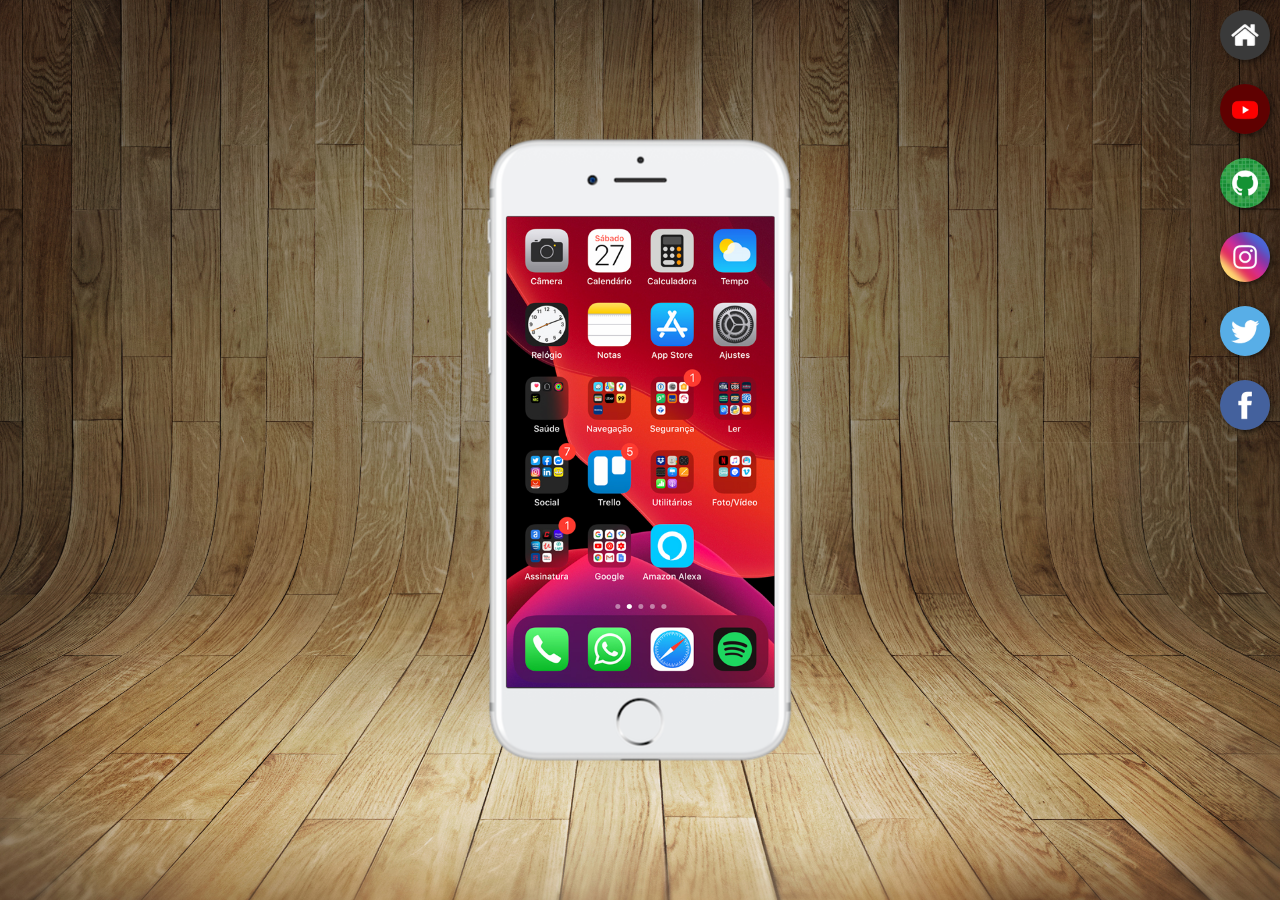
<file: index.html>
<!DOCTYPE html>
<html lang="pt-br">
  <head>
    <meta charset="UTF-8" />
    <meta name="viewport" content="width=device-width, initial-scale=1.0" />
    <link rel="shortcut icon" href="favicon.ico" type="image/x-icon" />
    <link rel="stylesheet" href="style.css" />
    <title>Social Media Project</title>
  </head>
  <body>
    <main>
      <section id="smartphone">
        <iframe src="home.html" name="tela" id="tela" frameborder="0"
          >Seu navegador não é compatível com isso.</iframe
        >
      </section>
      <section id="socialmedia">
        <a href="home.html" target="tela"
          ><img src="imagens/logo-home.jpg" alt="Home" /></a
        ><br />
        <a href="youtube.html" target="tela"
          ><img src="imagens/logo-youtube.jpg" alt="Youtube" /></a
        ><br />
        <a href="github.html" target="tela"
          ><img src="imagens/logo-github.jpg" alt="GitHub" /></a
        ><br />
        <a href="instagram.html" target="tela"
          ><img src="imagens/logo-instagram.jpg" alt="Instagram" /></a
        ><br />
        <a href="twitter.html" target="tela"
          ><img src="imagens/logo-twitter.jpg" alt="Twitter" /></a
        ><br />
        <a href="facebook.html" target="tela"
          ><img src="imagens/logo-facebook.jpg" alt="Facebook"
        /></a>
      </section>
    </main>
  </body>
</html>
</file>
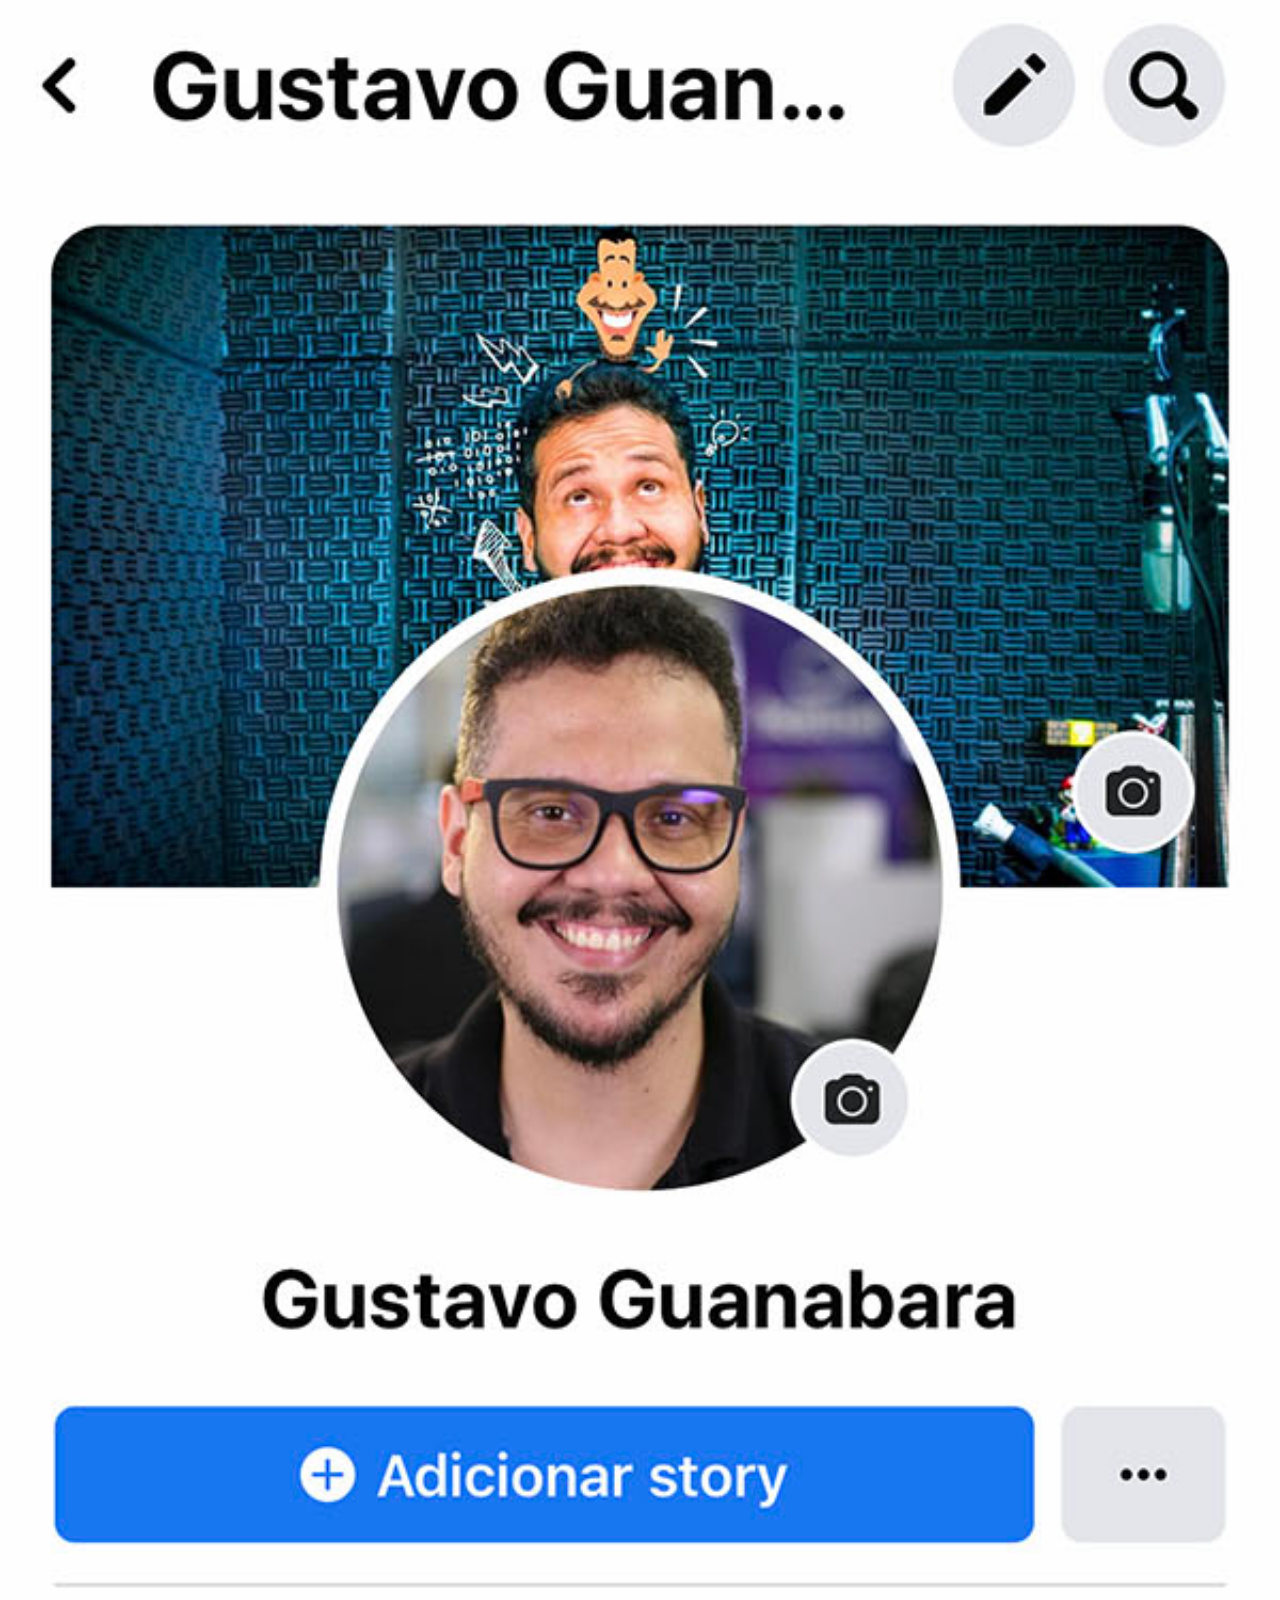
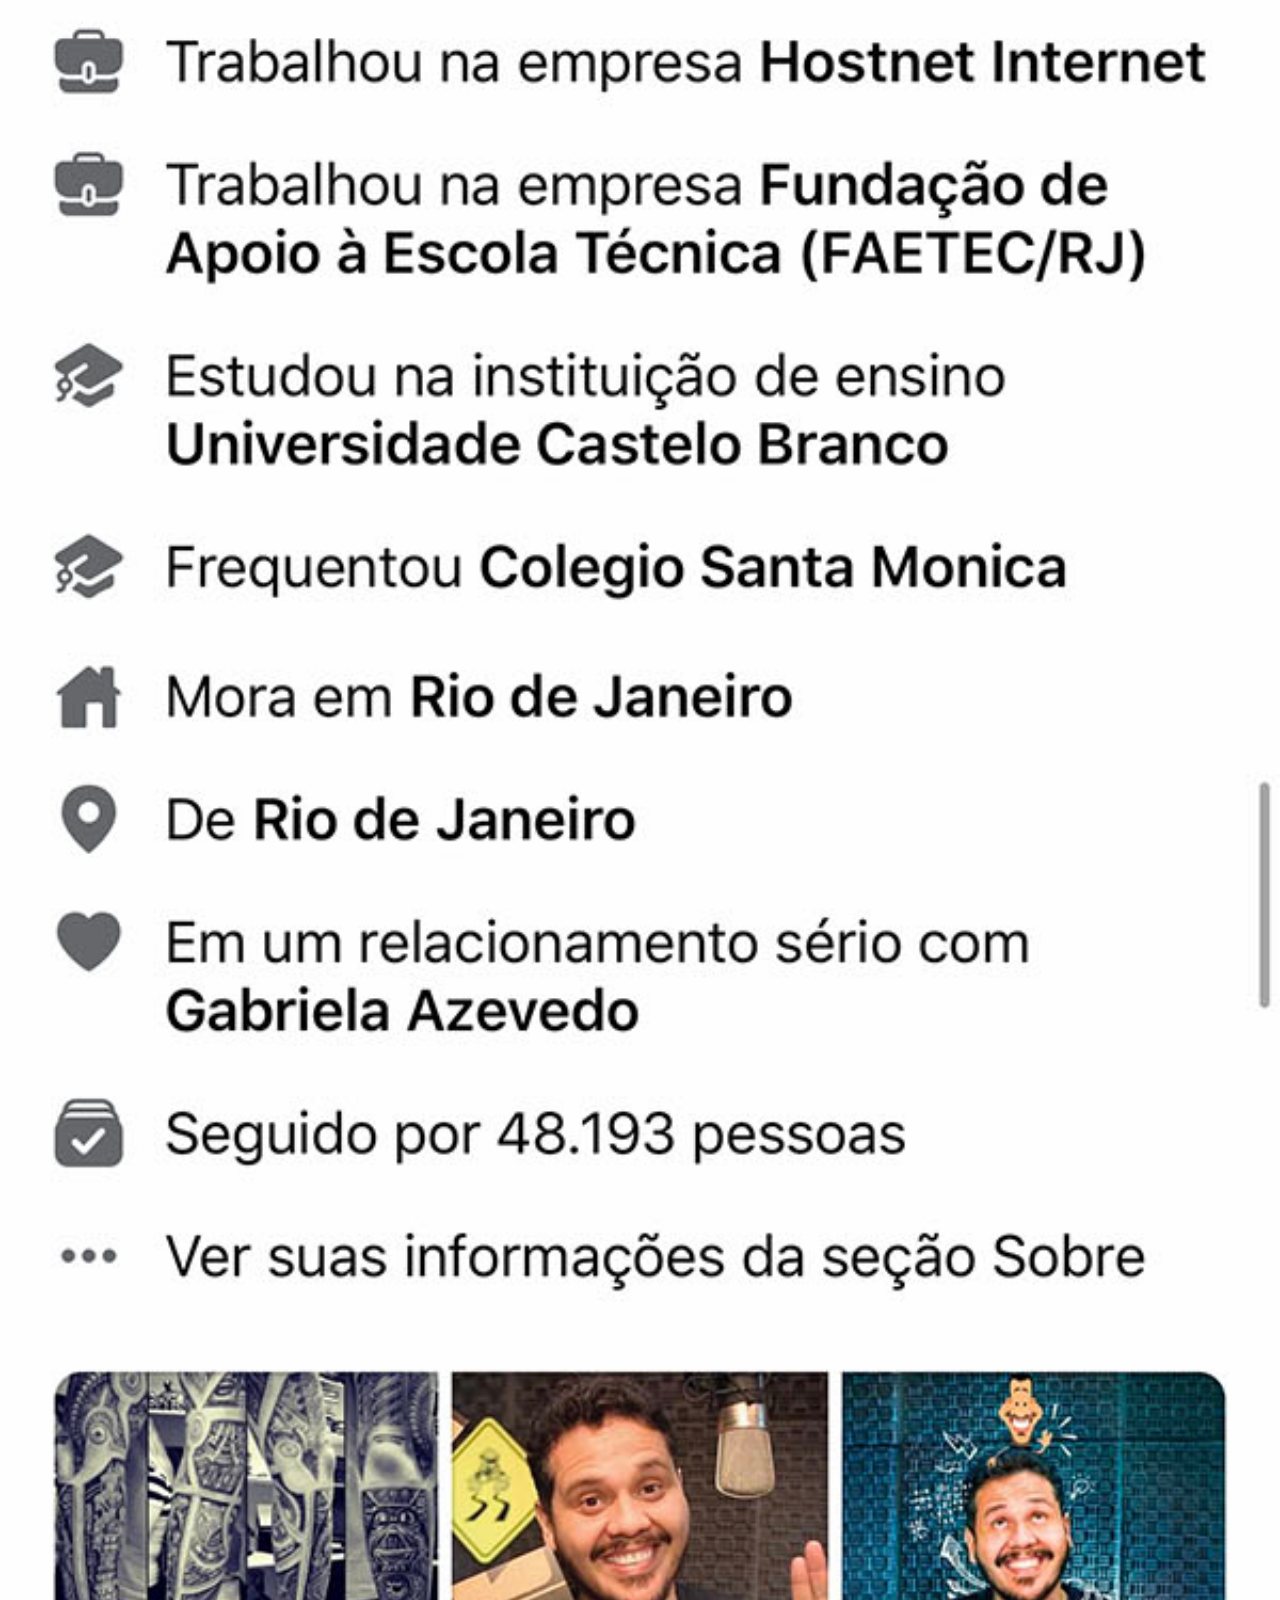
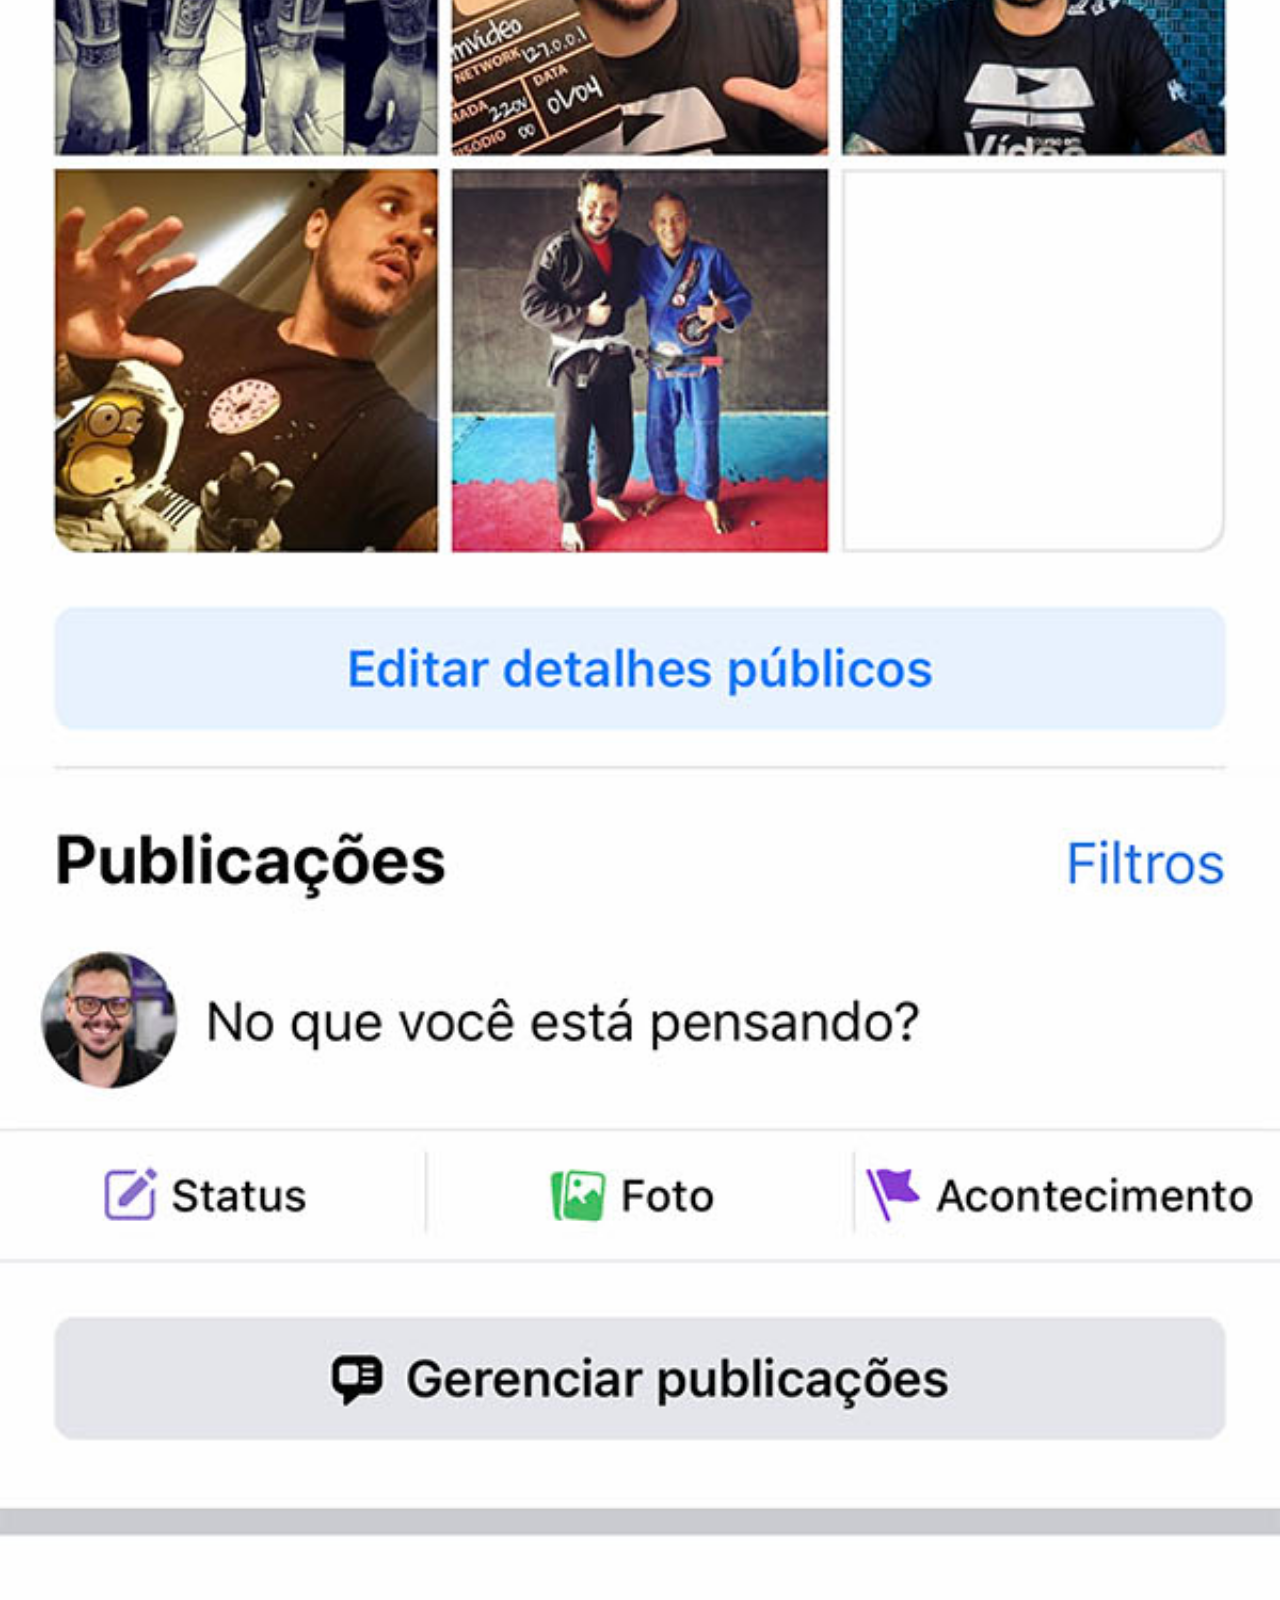
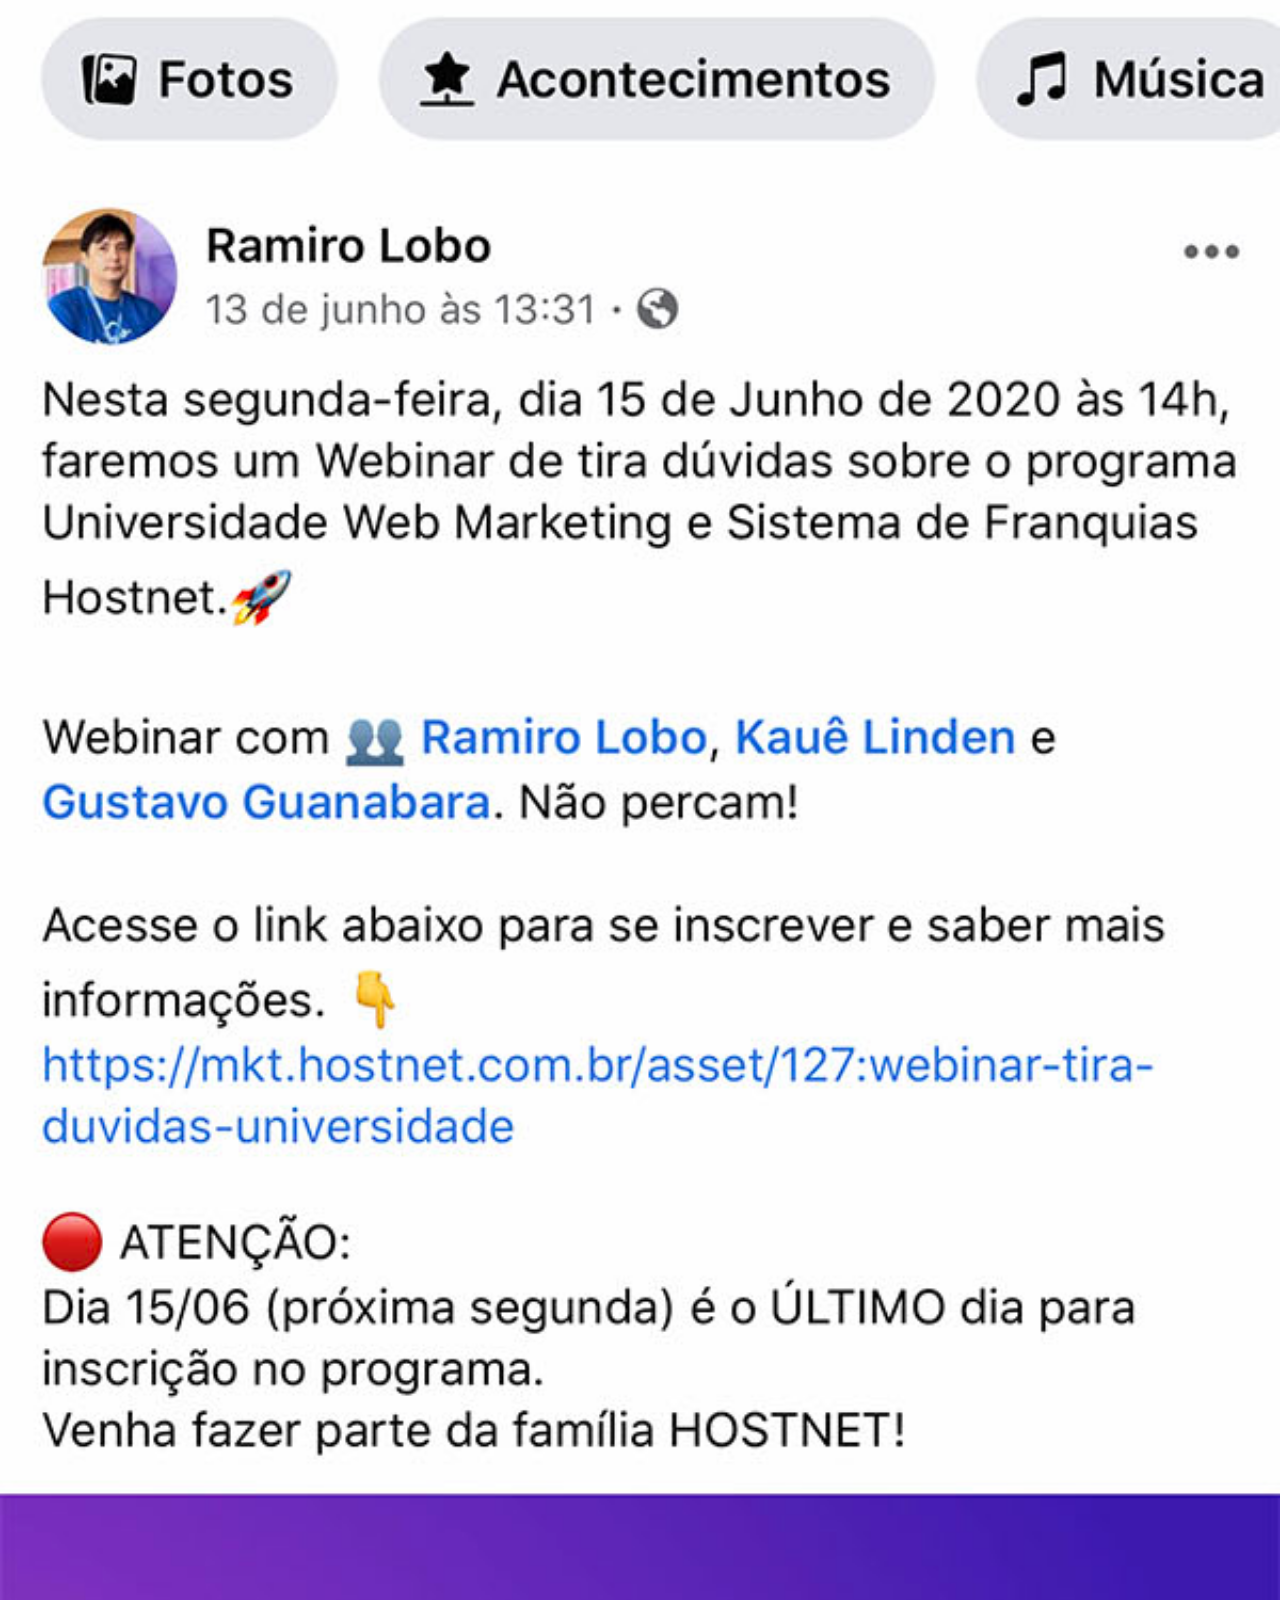
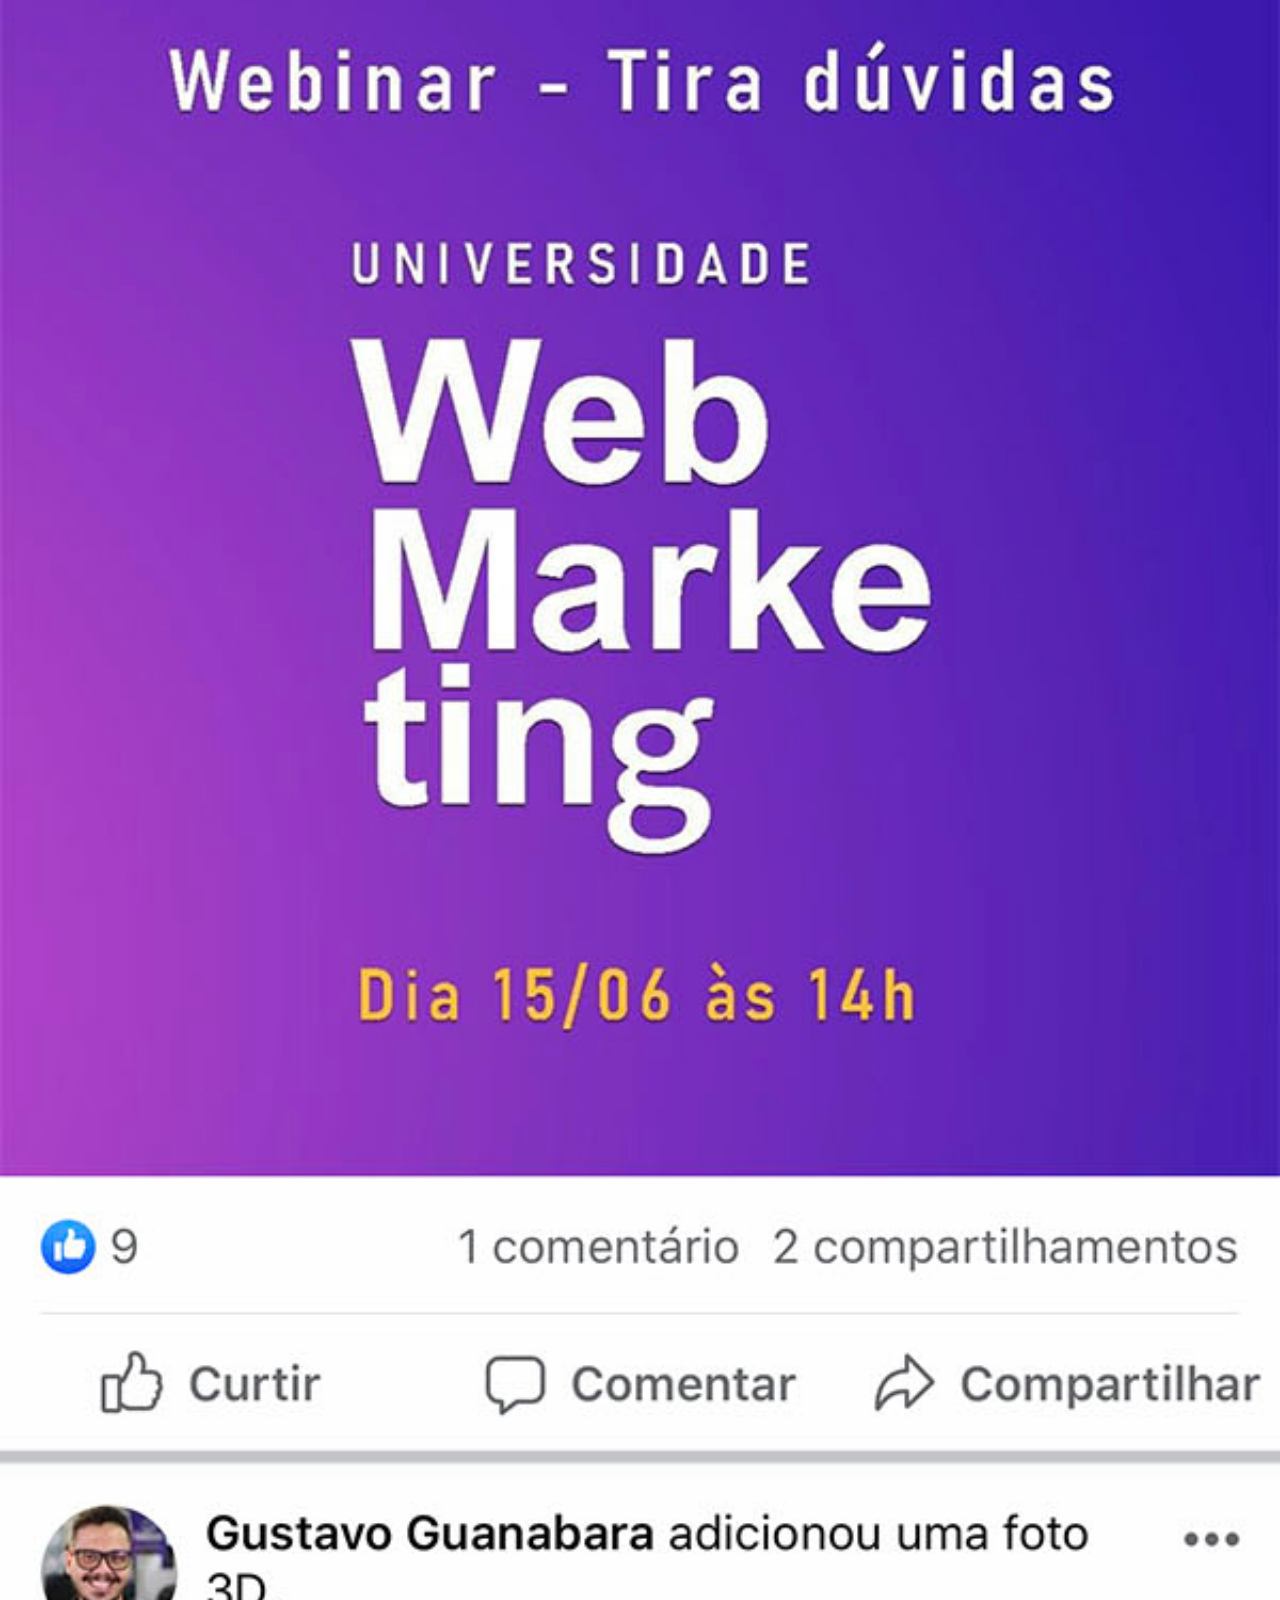
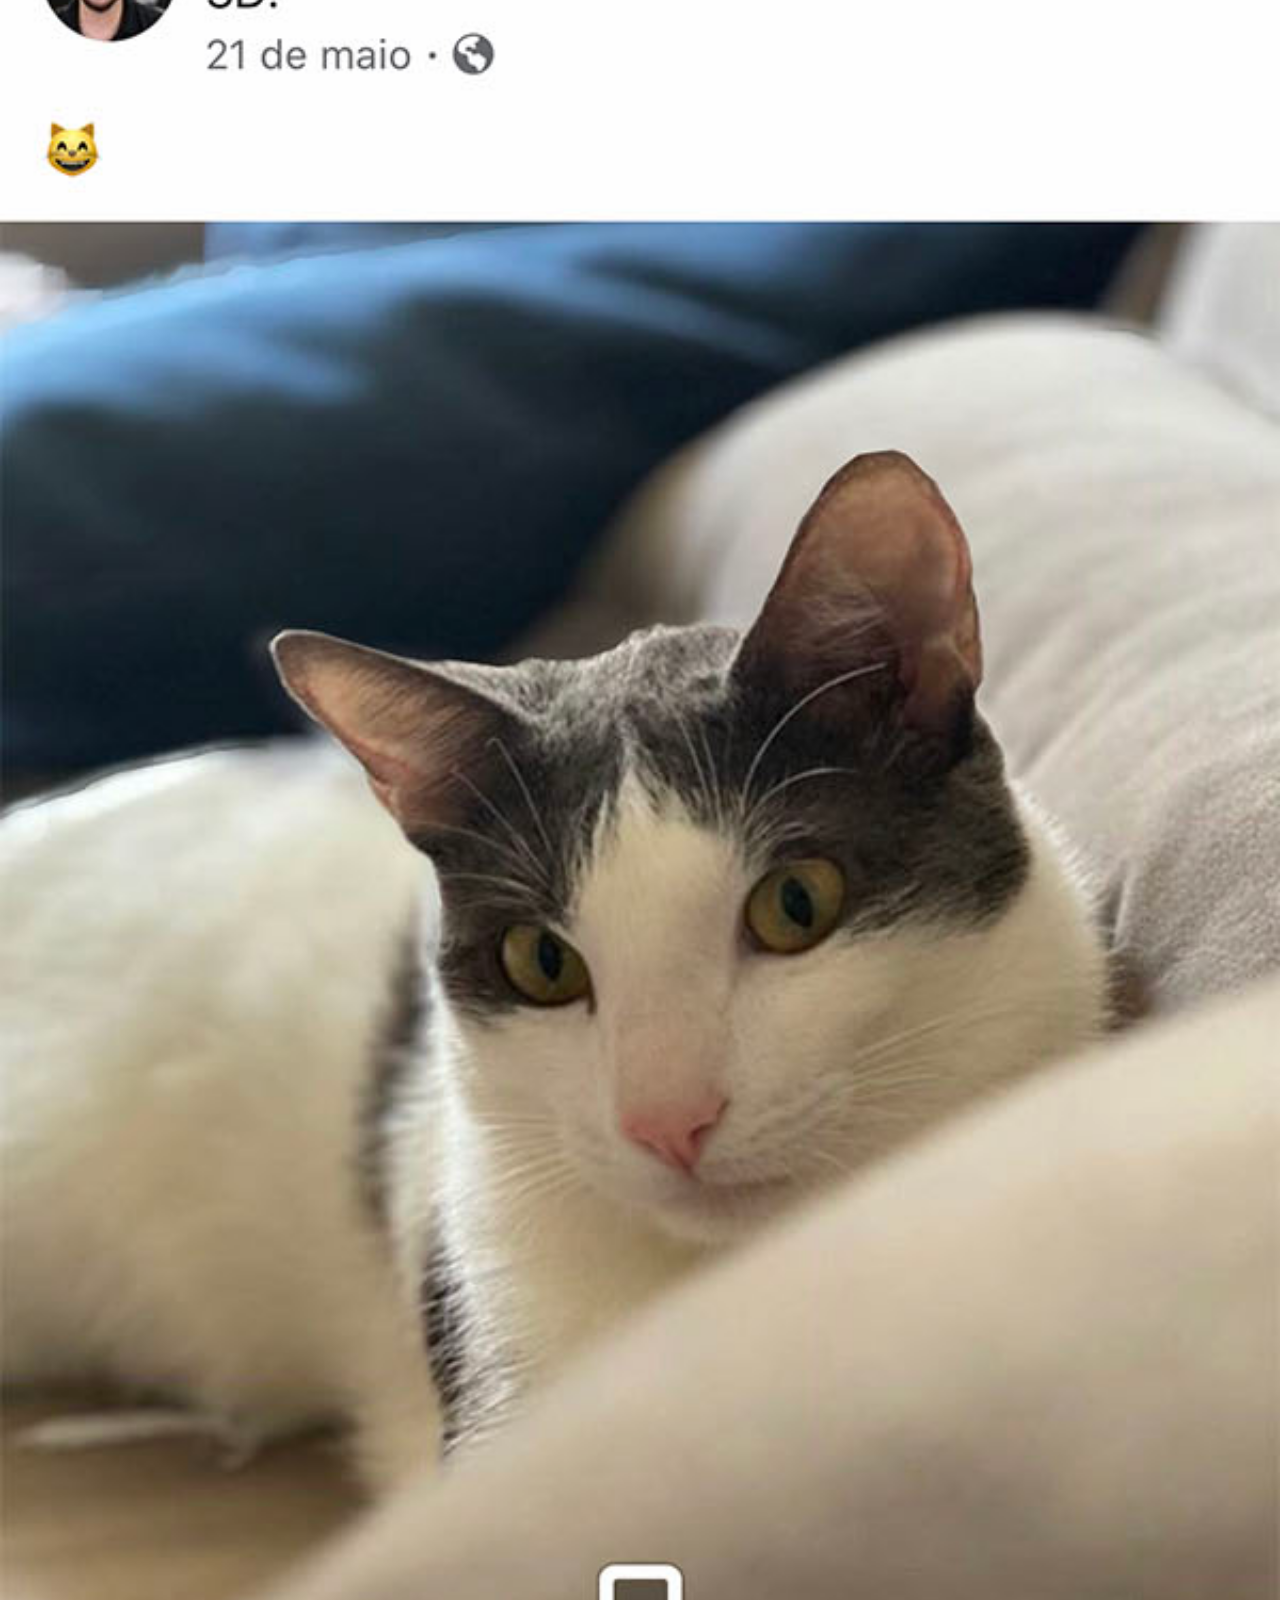
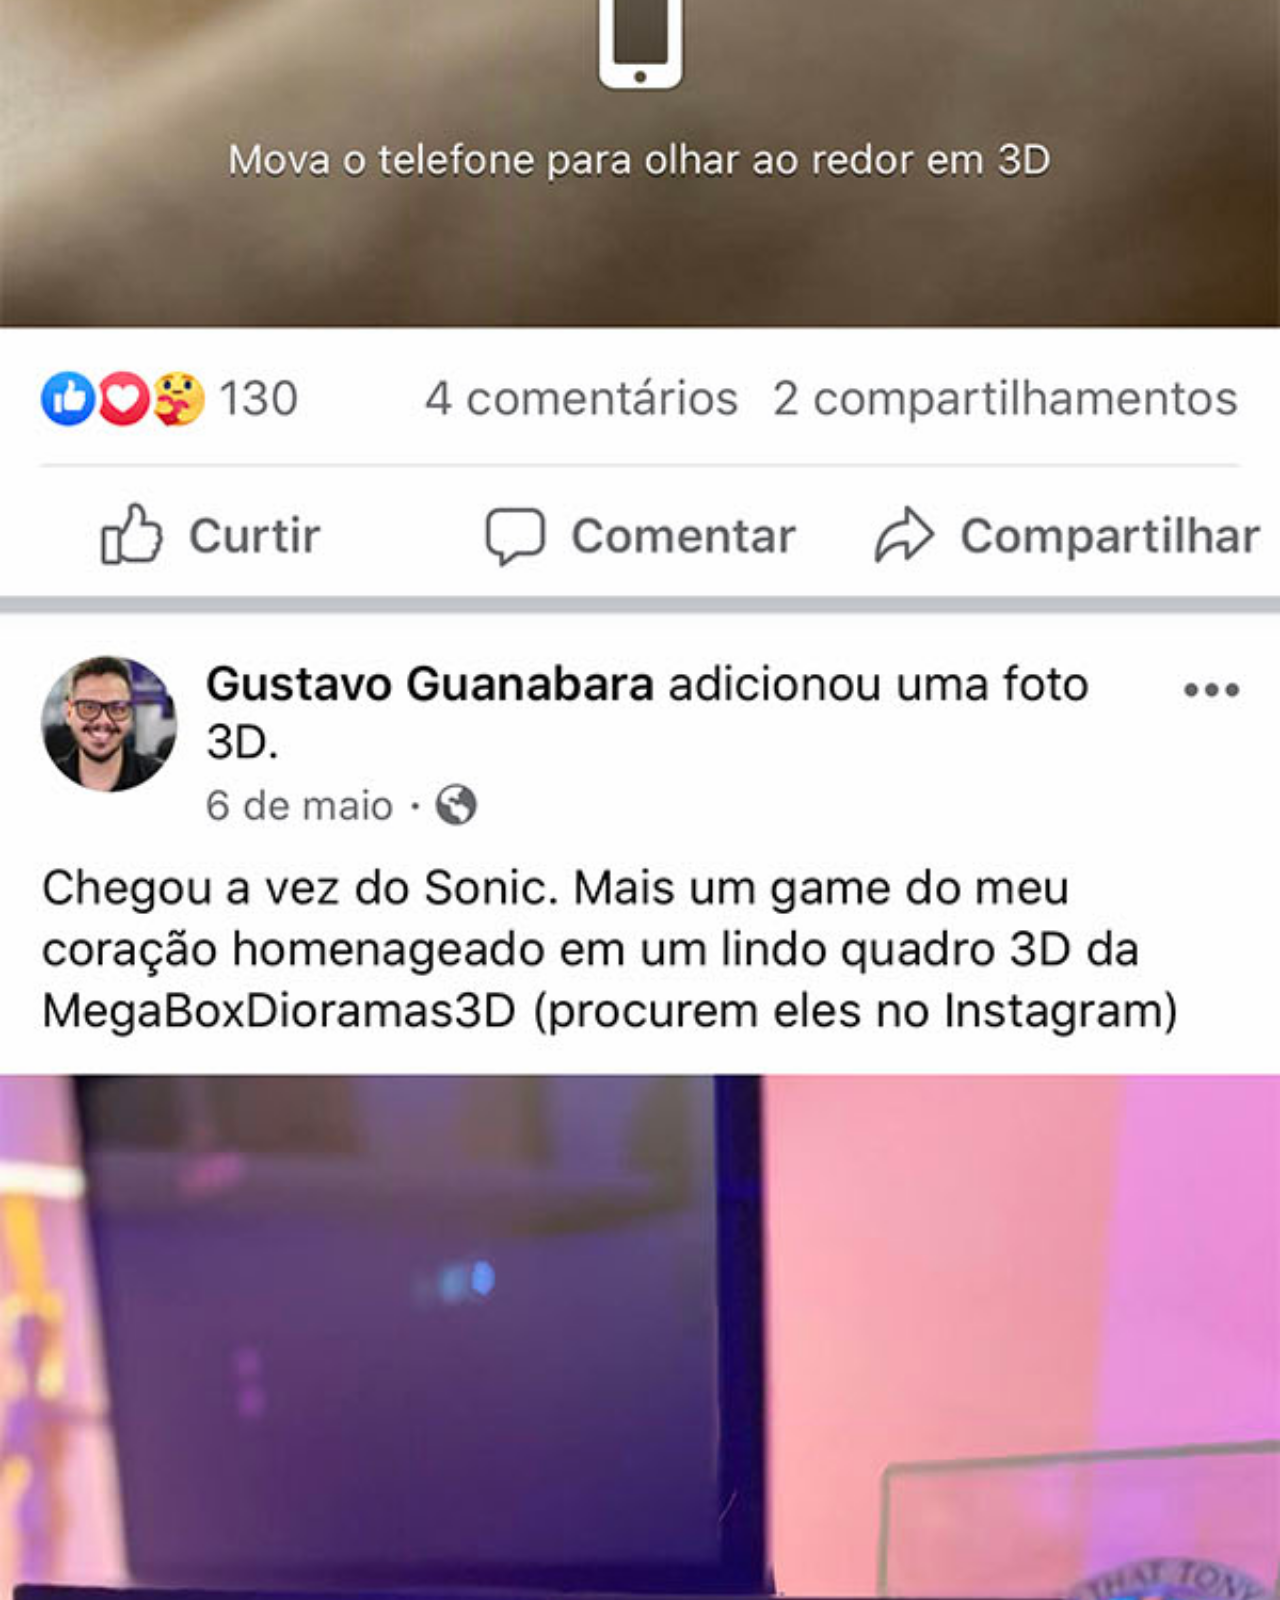
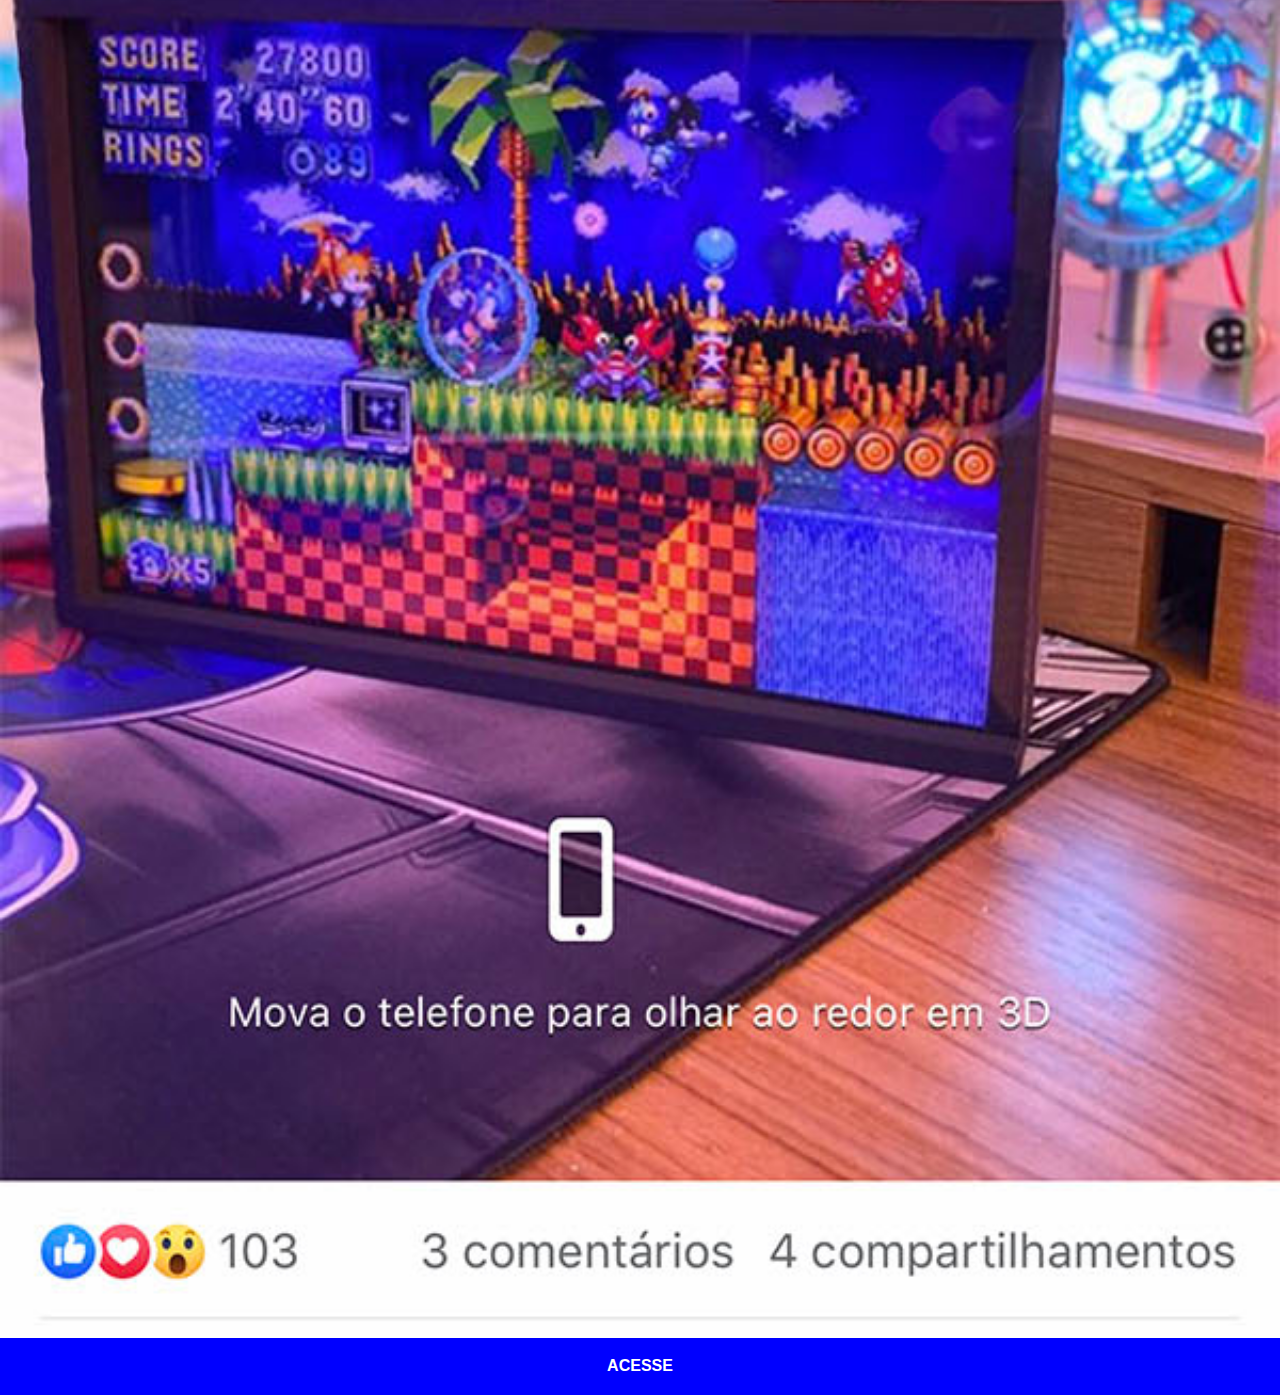
<file: facebook.html>
<!DOCTYPE html>
<html lang="pt-br">
<head>
    <meta charset="UTF-8">
    <meta name="viewport" content="width=device-width, initial-scale=1.0">
    <title>Facebook</title>
    <style>
        *{
            margin: 0px;
            padding: 0px;
            font-family: Arial, Helvetica, sans-serif;
        }

        ::-webkit-scrollbar{
            width: 0px;
            height: 0px;
        }

        img{
            width: 100vw;
            margin: 0px 0px -5px 0px;
        }

        a{
            display: block;
            background-color: blue;
            color: white;
            padding: 20px;
            text-align: center;
            font-weight: bolder;
            text-decoration: none;
        }

        a:hover{
            background-color: rgb(0, 47, 255);
        }
    </style>
</head>
<body>
    <img src="imagens/tela-facebook.jpg" alt="Facebook">
    <a href="https://www.facebook.com/gustavoguanabara" target="_blank">ACESSE</a>
</body>
</html>
</file>
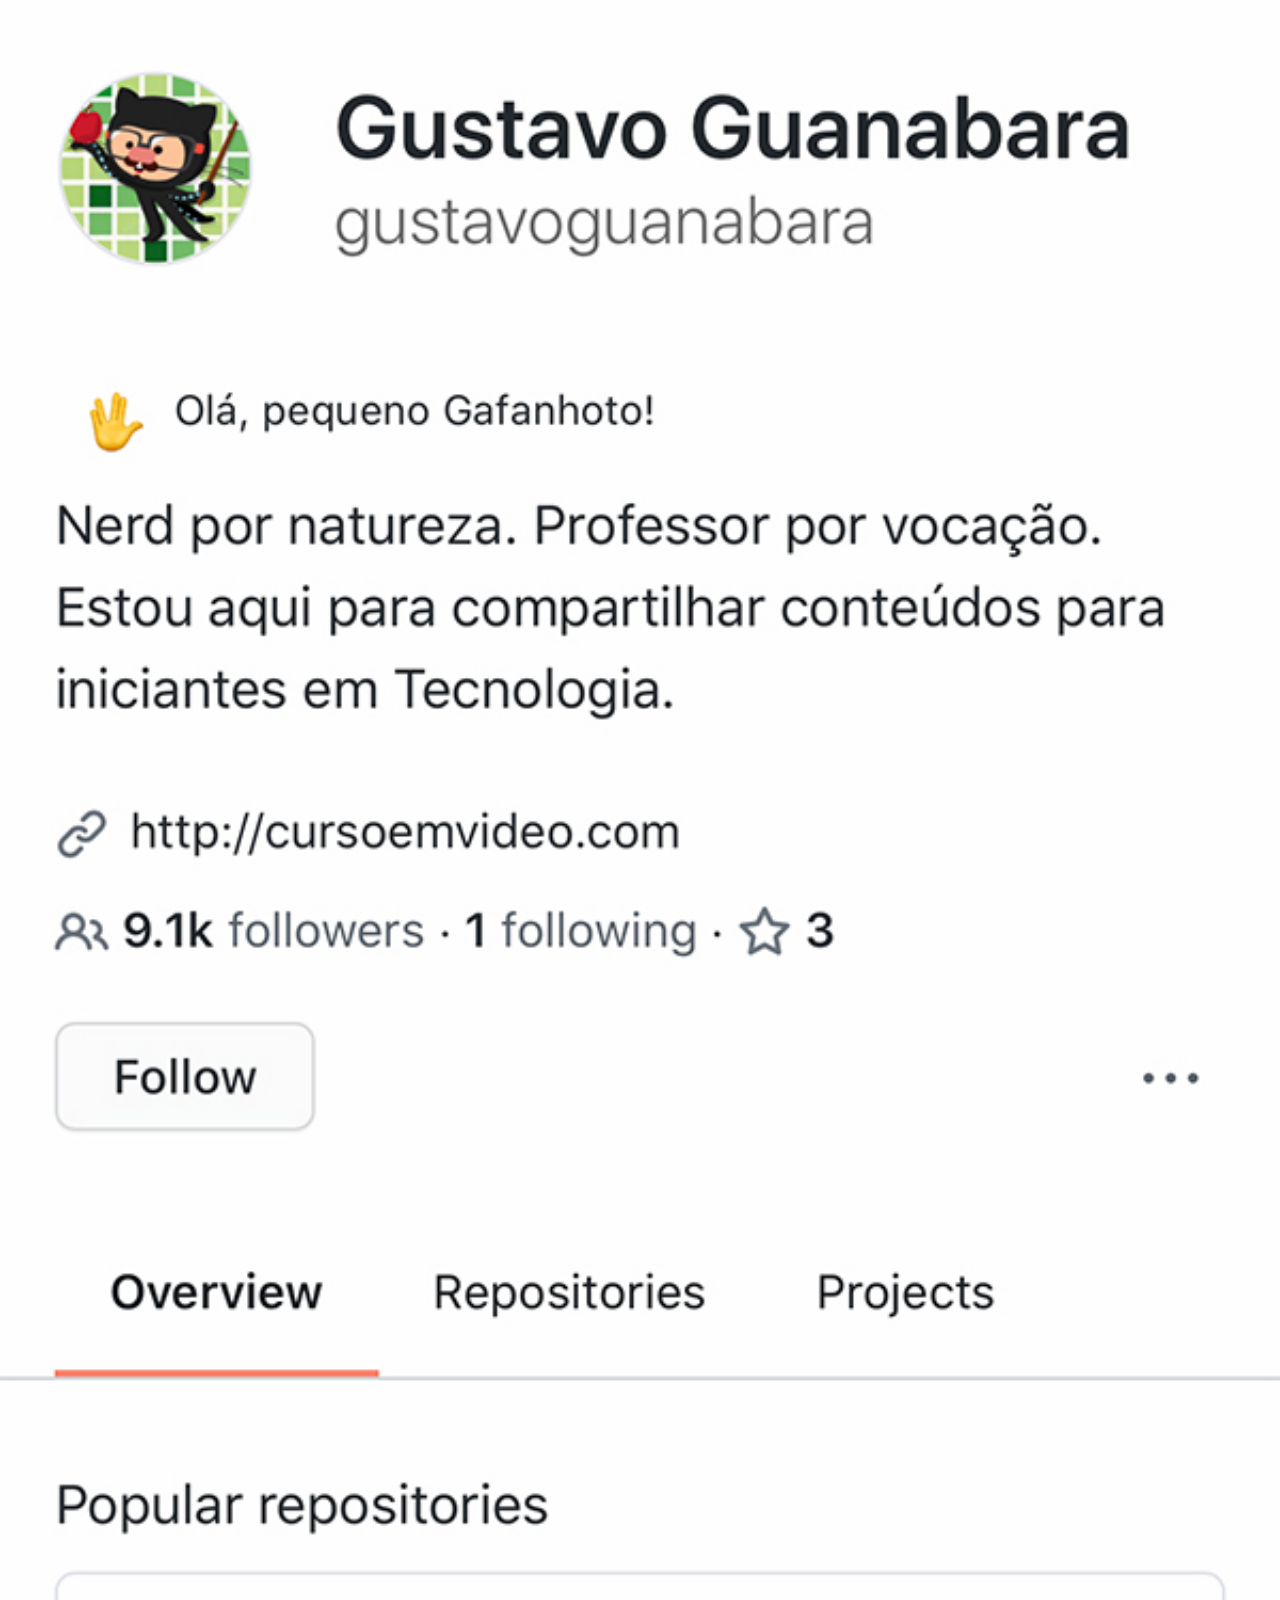
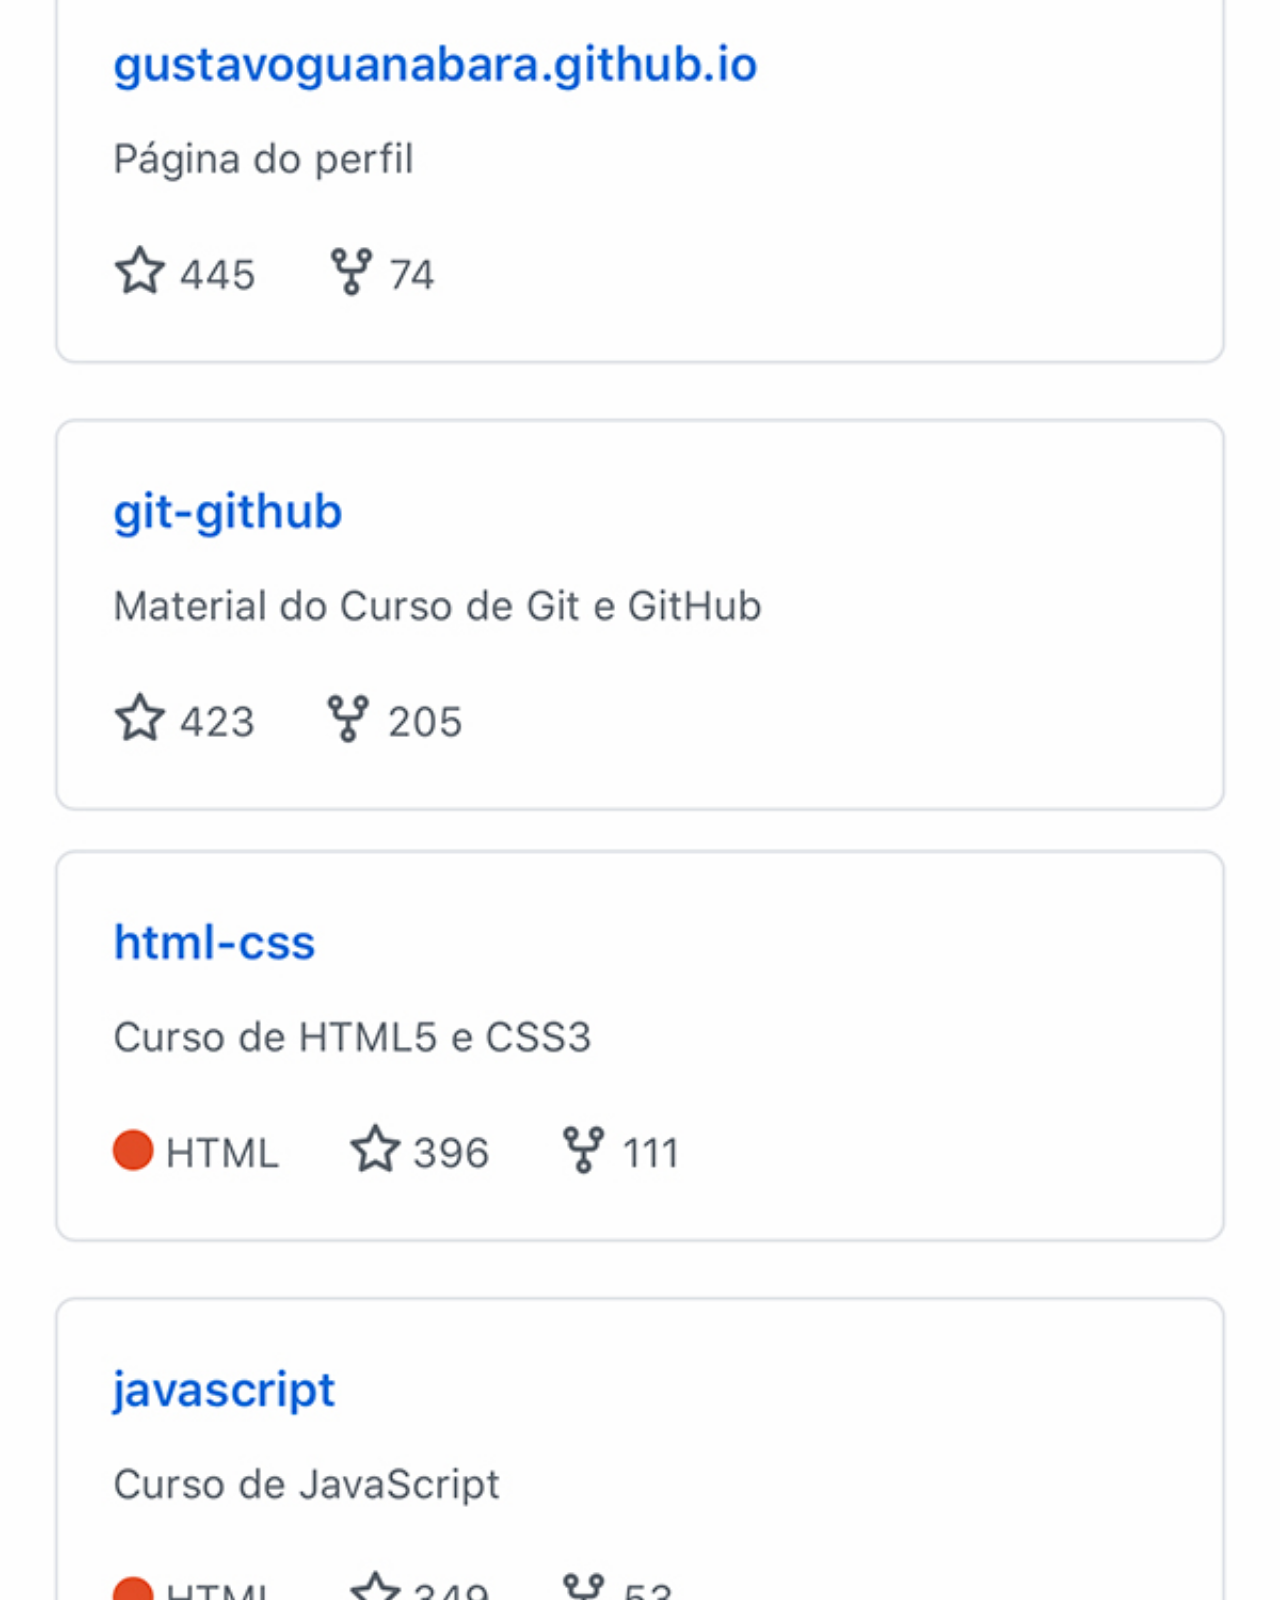
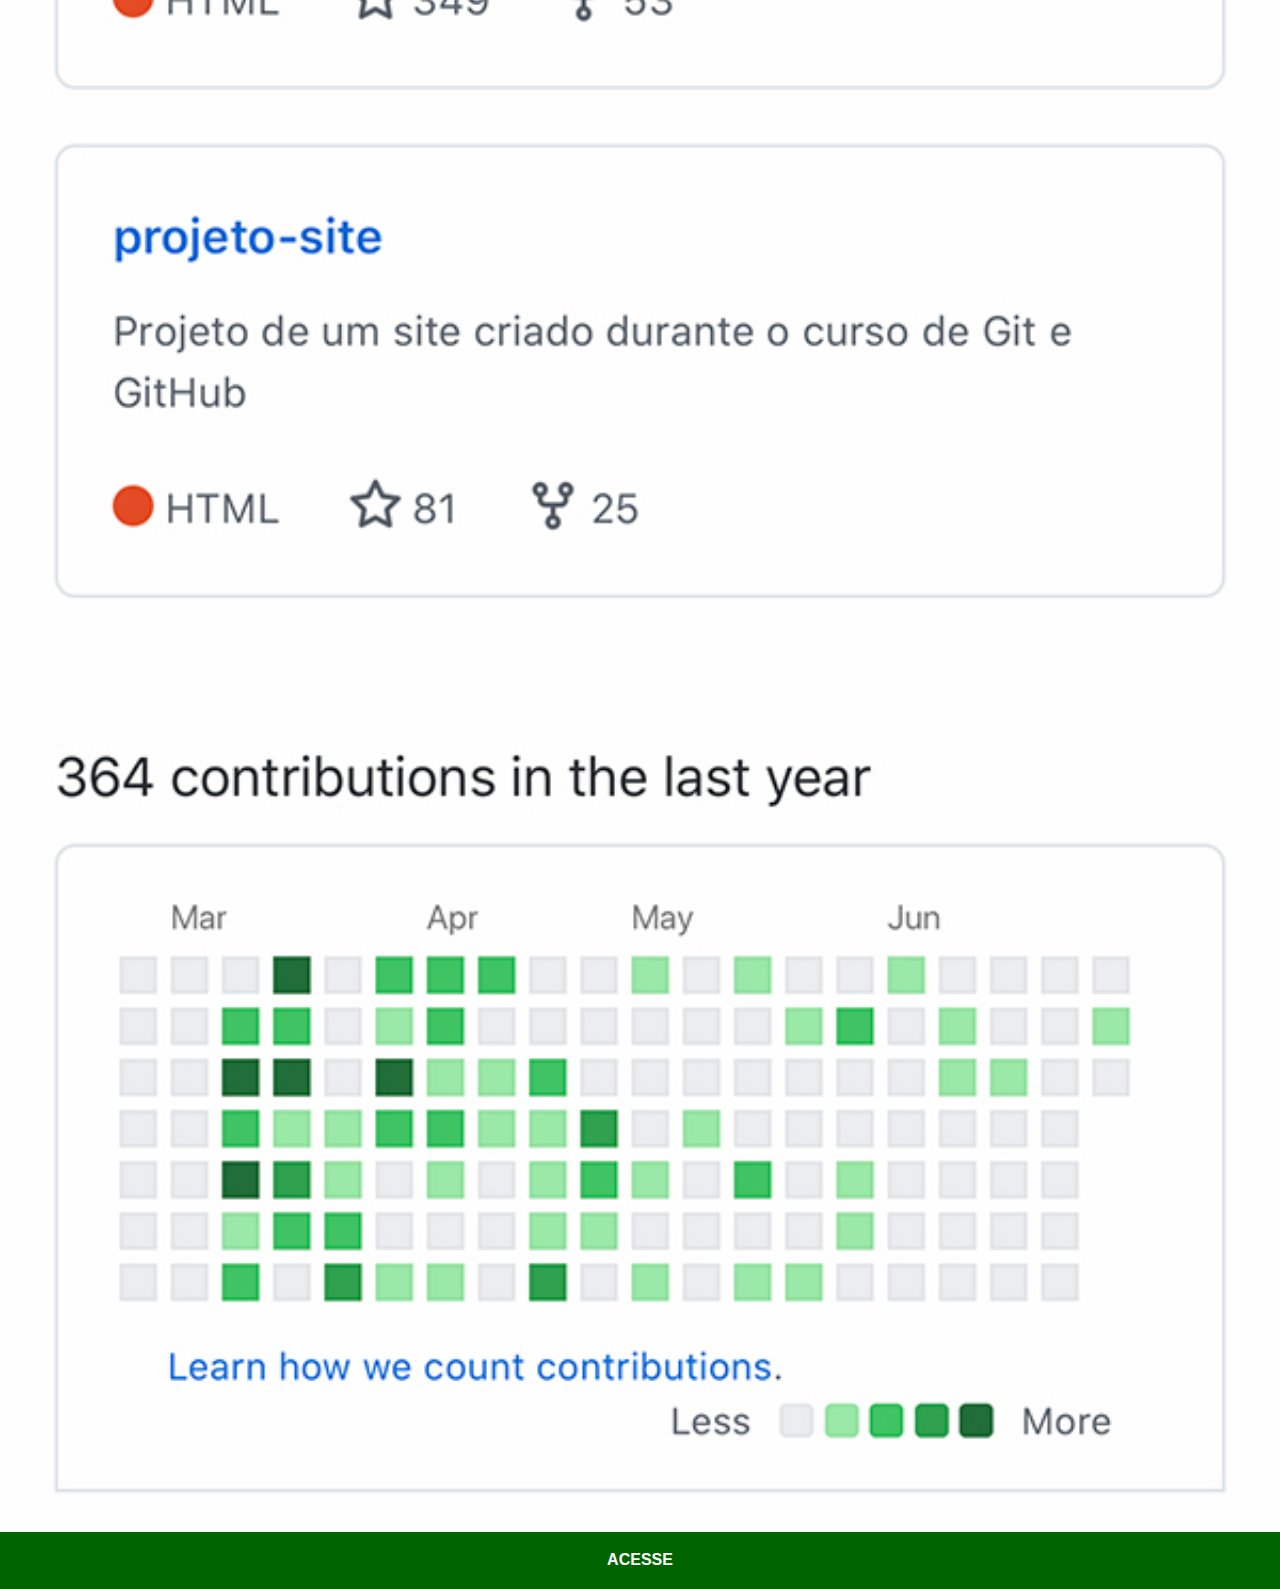
<file: github.html>
<!DOCTYPE html>
<html lang="pt-br">
<head>
    <meta charset="UTF-8">
    <meta name="viewport" content="width=device-width, initial-scale=1.0">
    <title>GitHub</title>
    <style>
        *{
            margin: 0px;
            padding: 0px;
            font-family: Arial, Helvetica, sans-serif;
        }

        ::-webkit-scrollbar{
            width: 0px;
            height: 0px;
        }

        img{
            width: 100vw;
            margin: 0px 0px -5px 0px;
        }

        a{
            display: block;
            background-color: darkgreen;
            color: white;
            padding: 20px;
            text-align: center;
            font-weight: bolder;
            text-decoration: none;
        }

        a:hover{
            background-color: green;
        }
    </style>
</head>
<body>
    <img src="imagens/tela-github.jpg" alt="GitHub">
    <a href="https://github.com/gustavoguanabara" target="_blank">ACESSE</a>
</body>
</html>
</file>
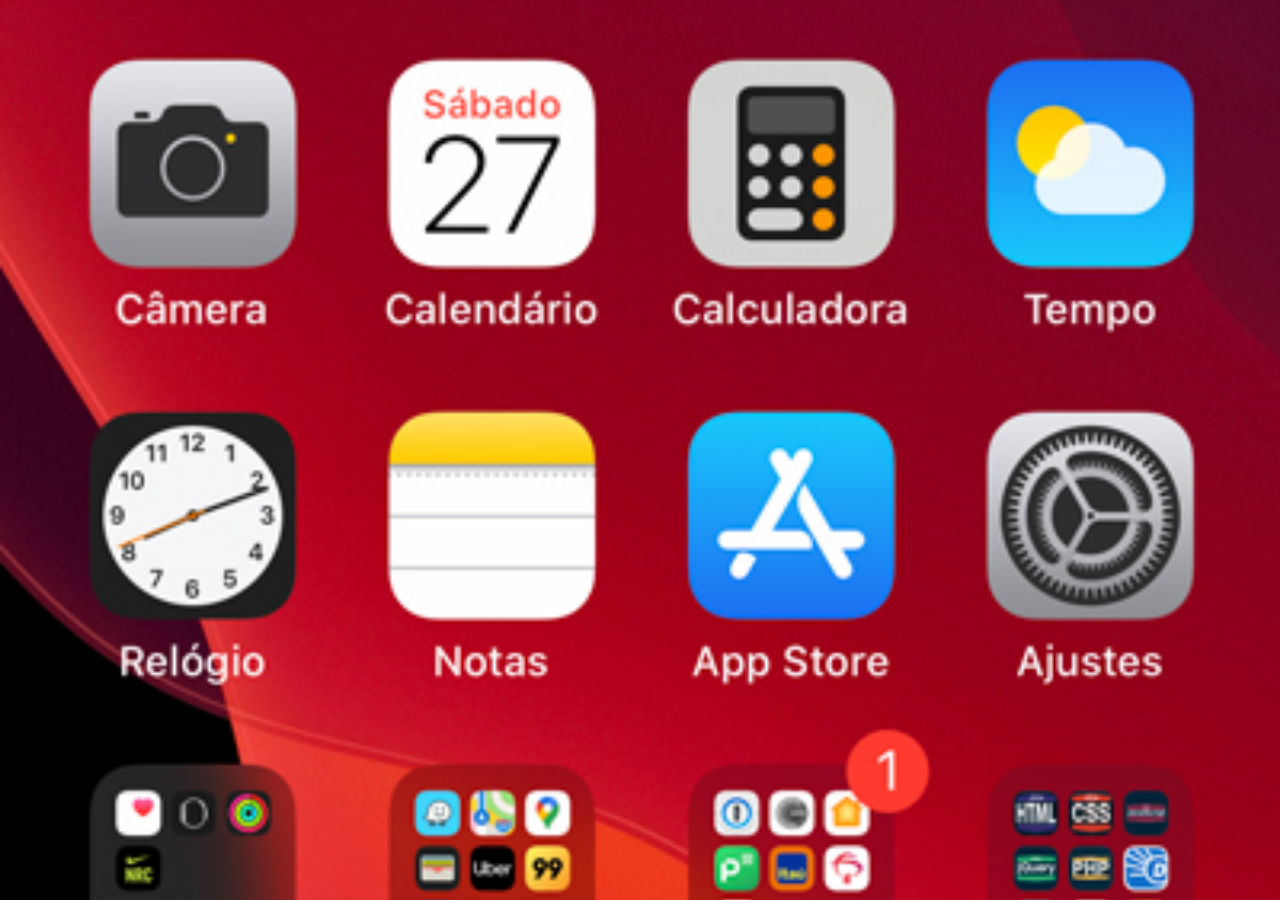
<file: home.html>
<!DOCTYPE html>
<html lang="pt-br">
<head>
    <meta charset="UTF-8">
    <meta name="viewport" content="width=device-width, initial-scale=1.0">
    <title>Home</title>
    <style>
        *{
            margin: 0px;    
            padding: 0px;
        }
        
        body{
            width: 100vw;
            height: 100vh;
            background: black url(imagens/tela-home.jpg) no-repeat top center;
            background-size: cover;
        }
    </style>
</head>
<body>
    
</body>
</html>
</file>
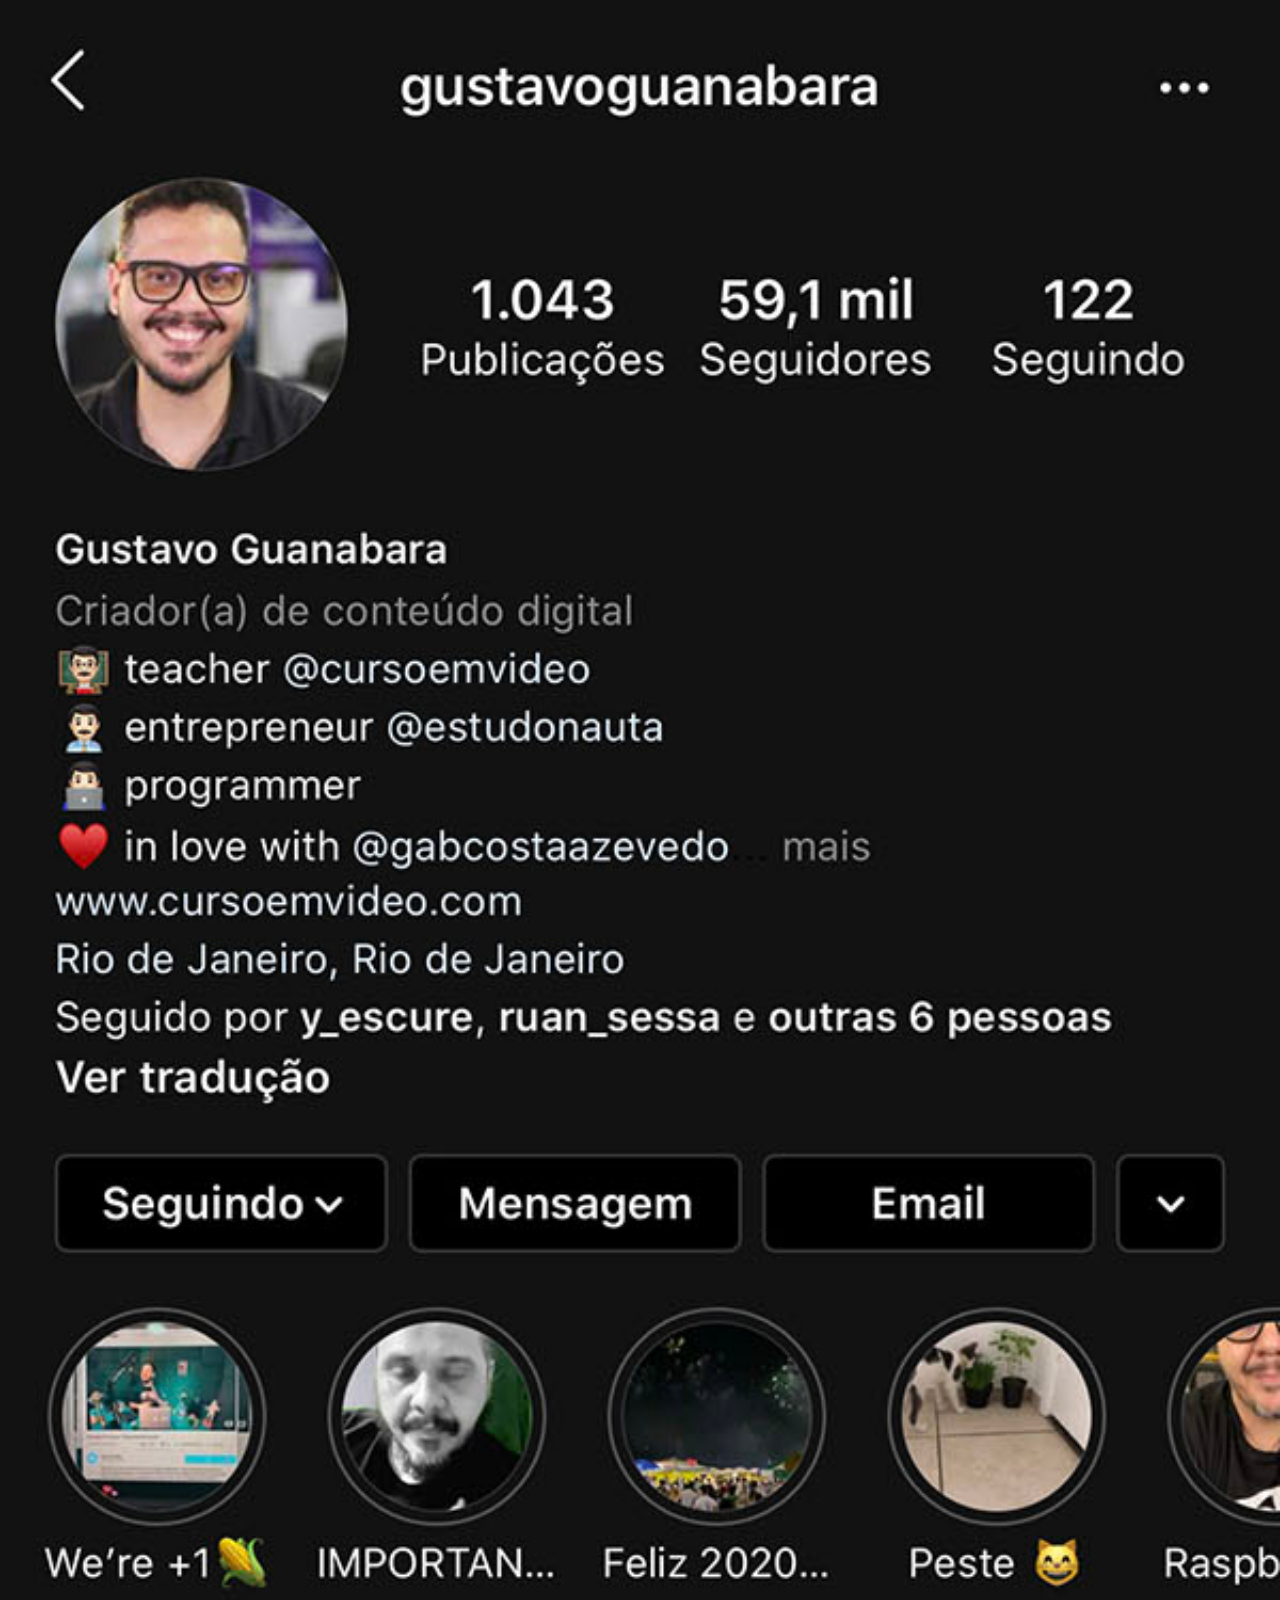
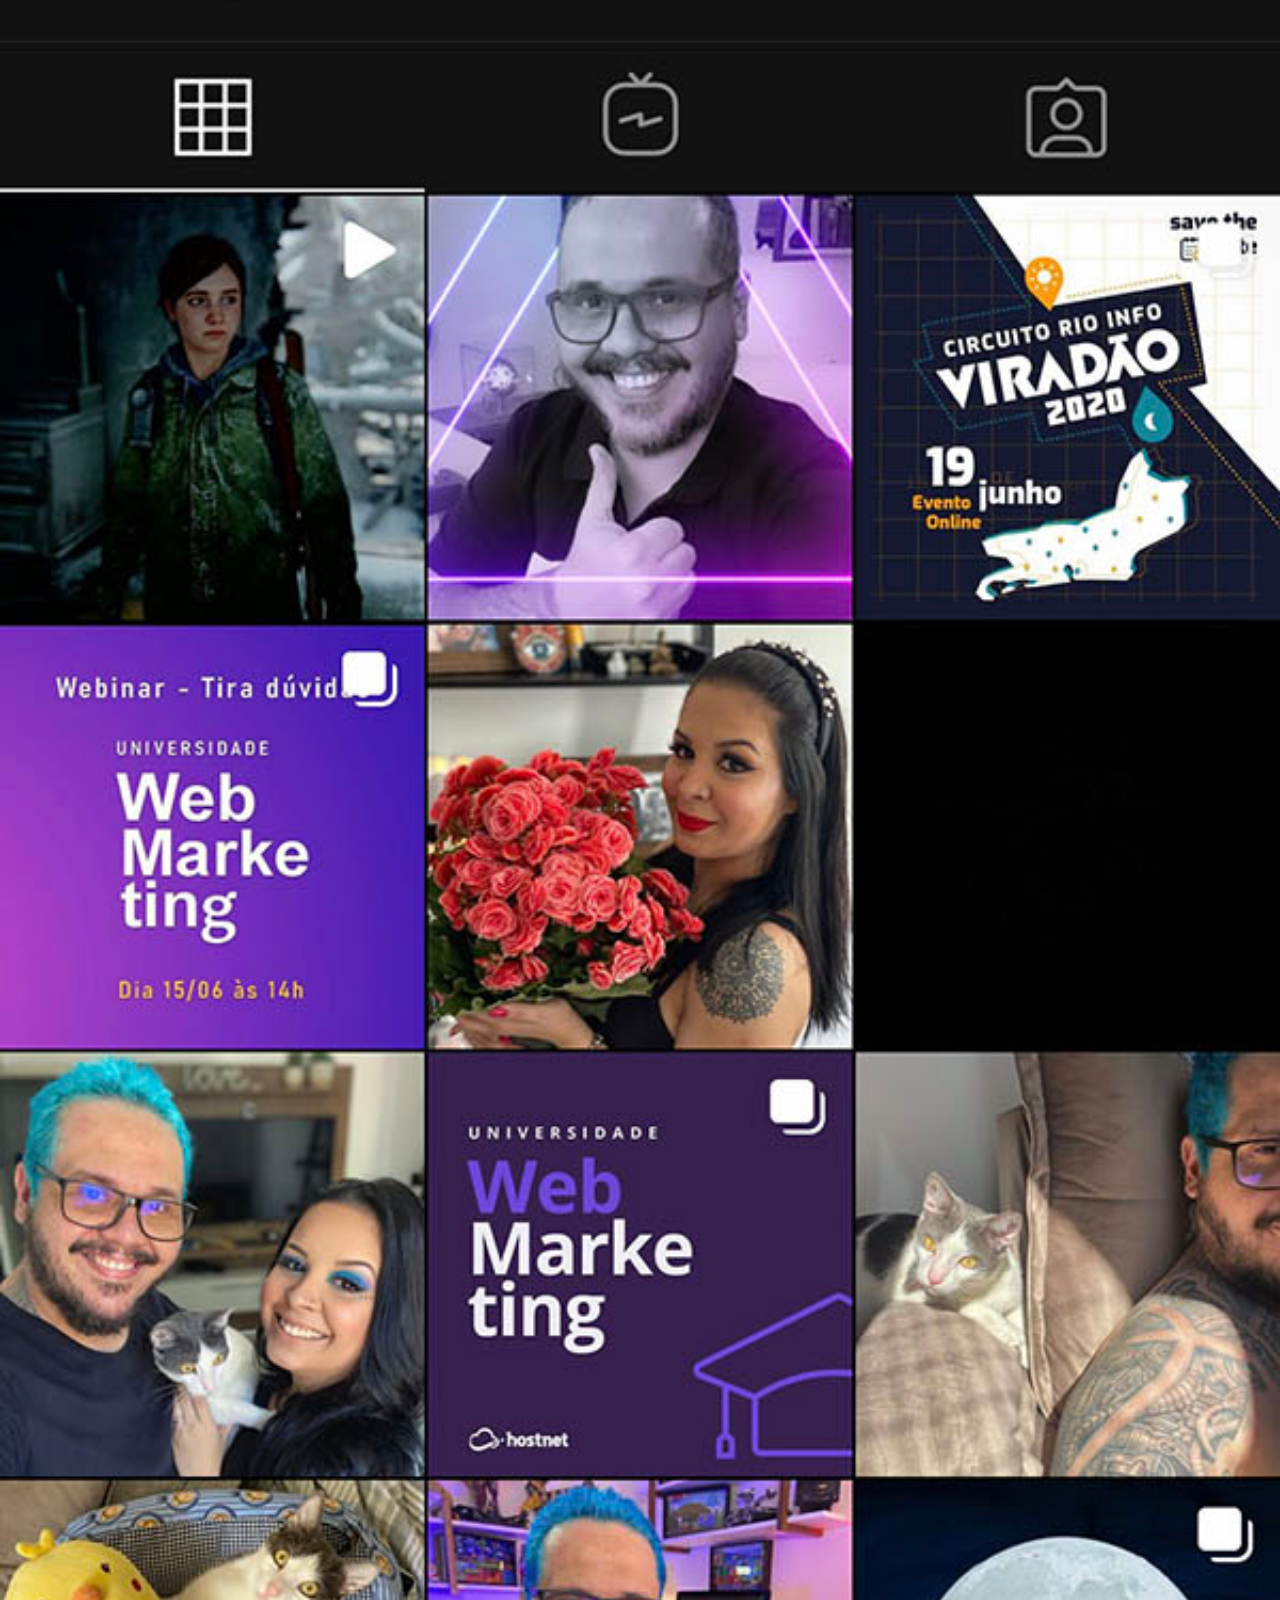
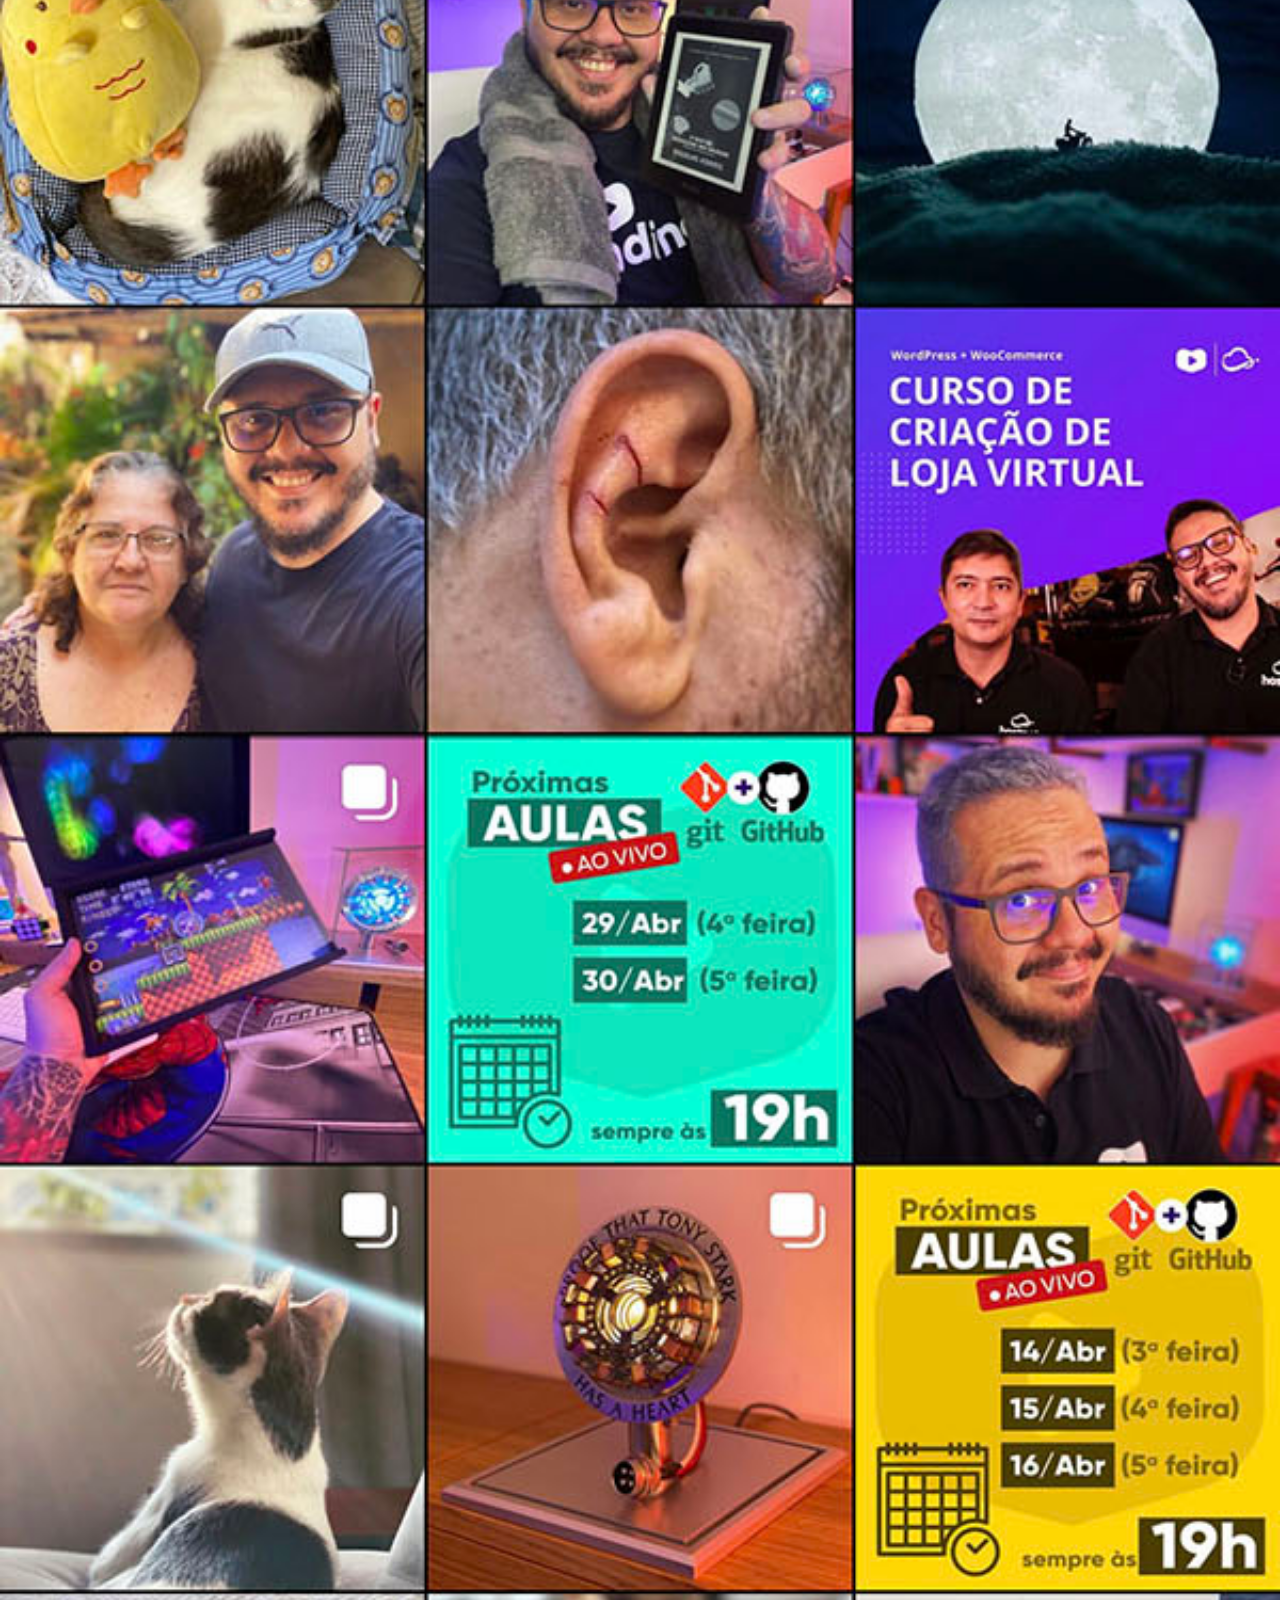
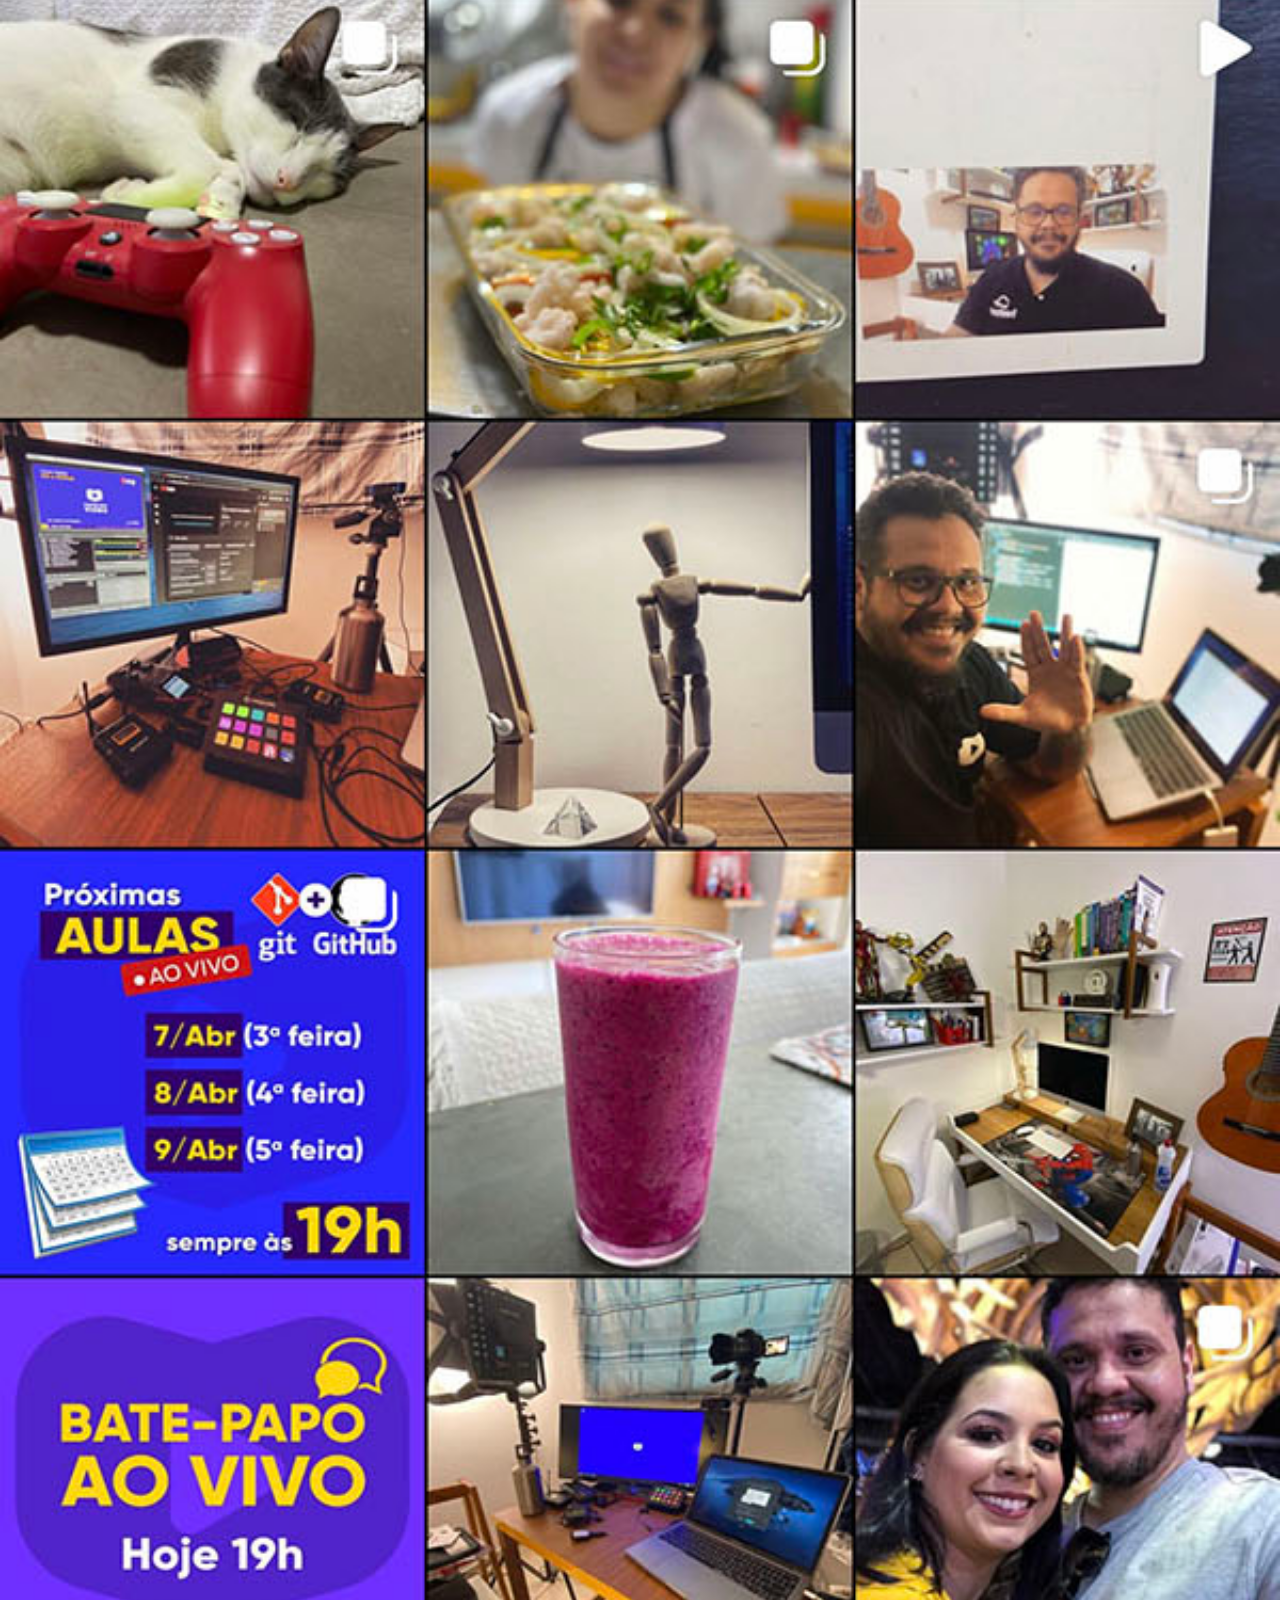
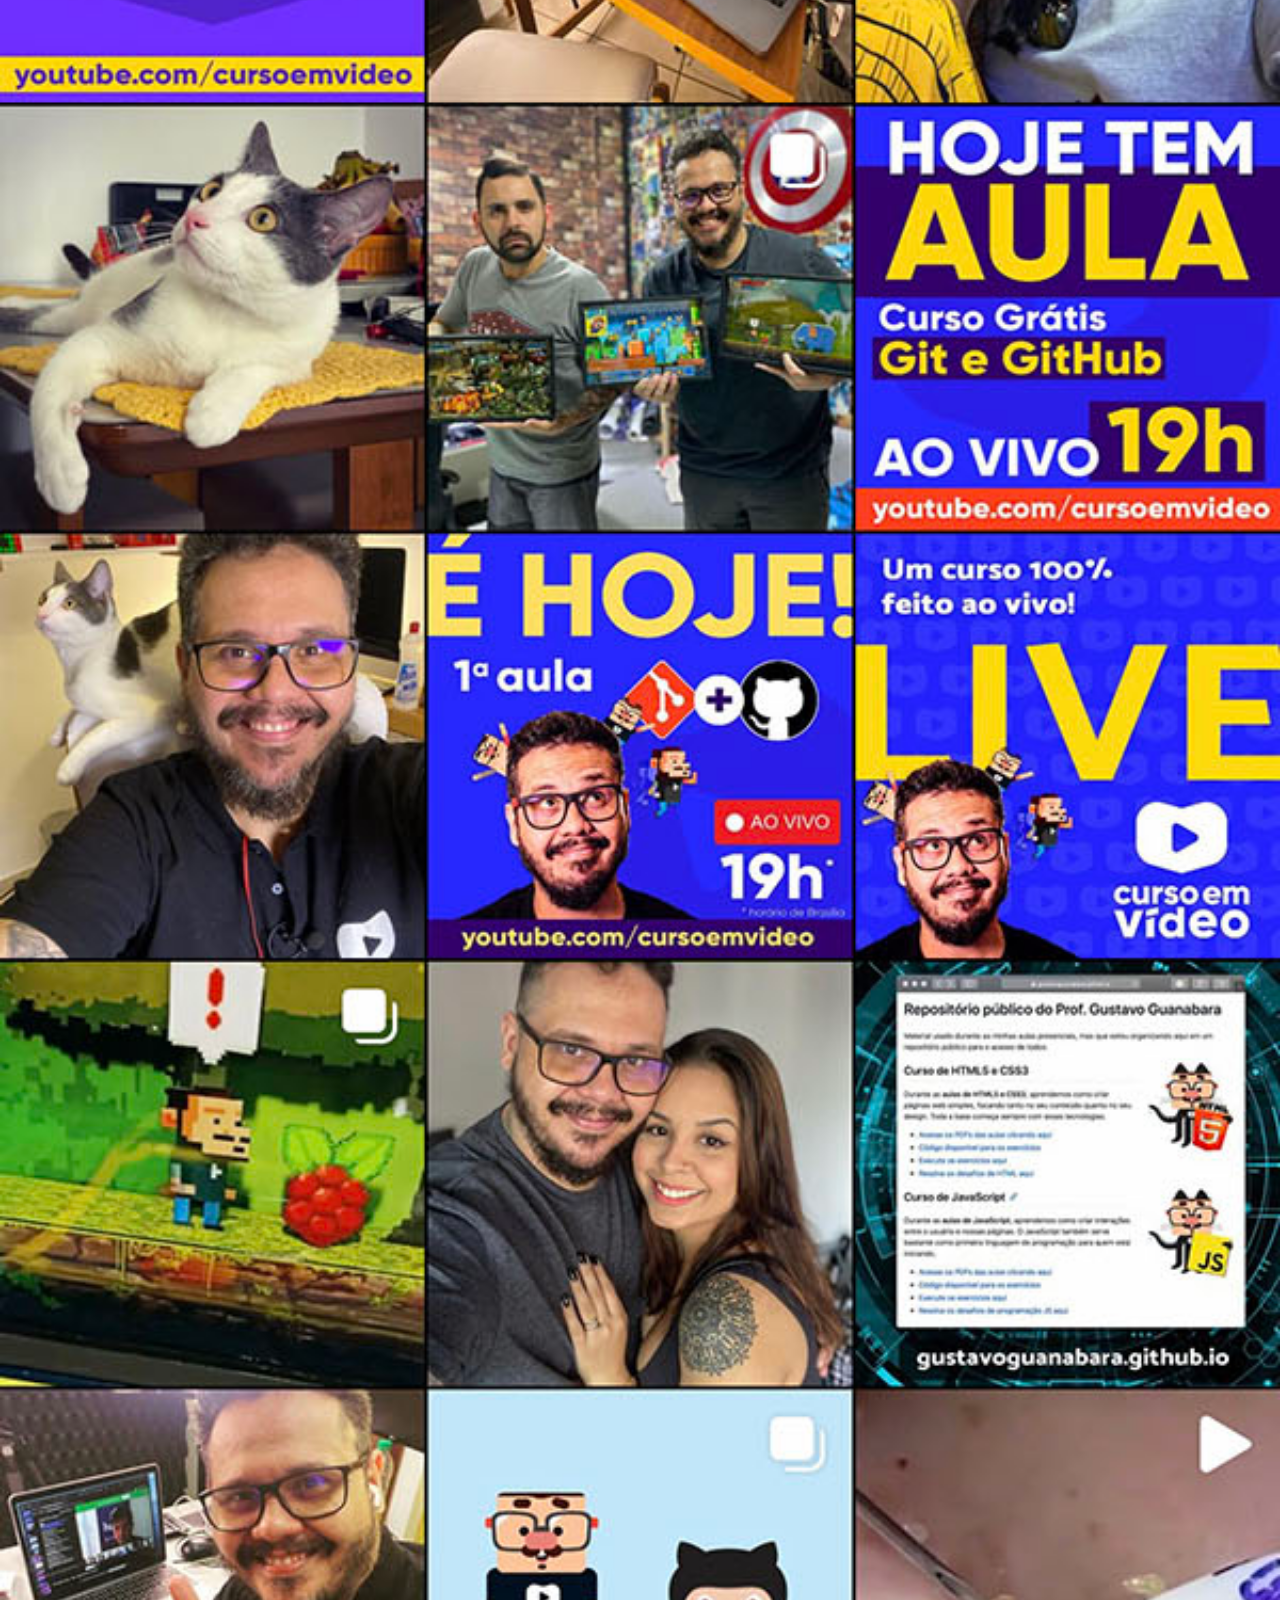
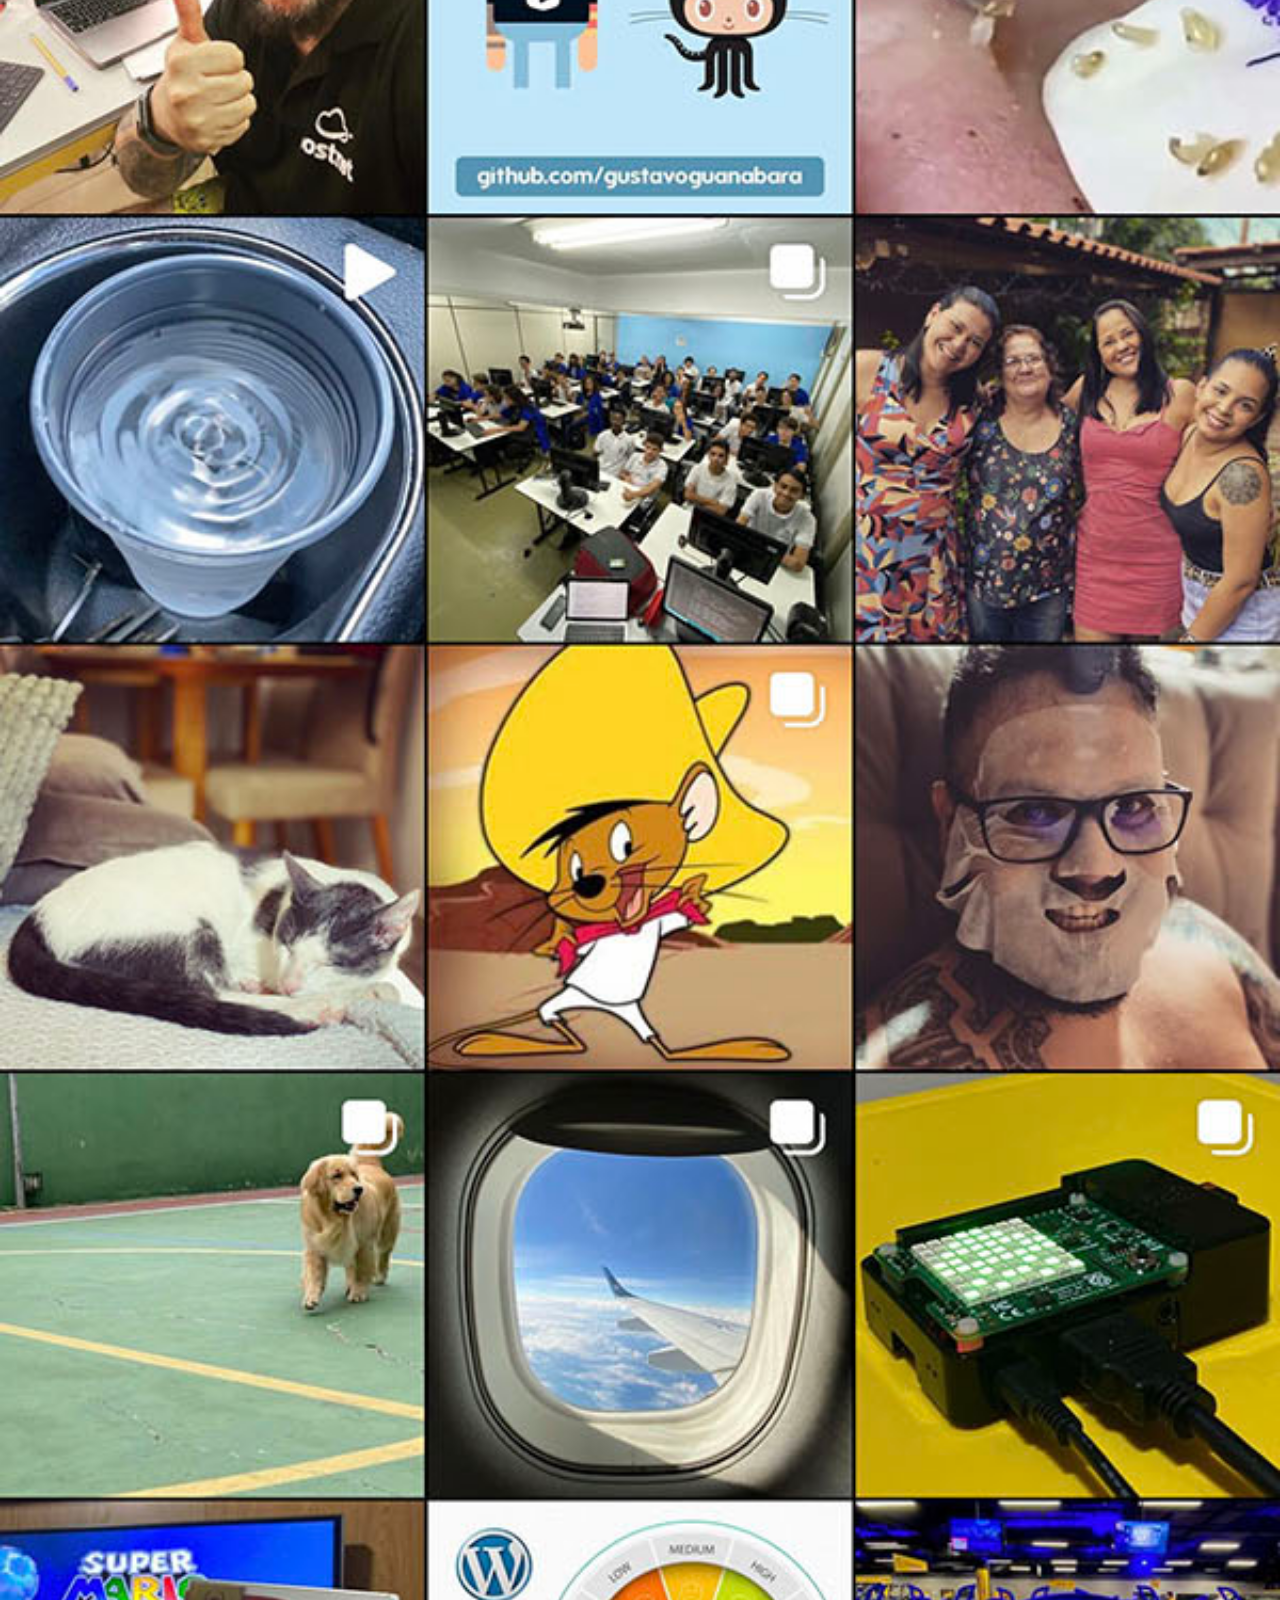
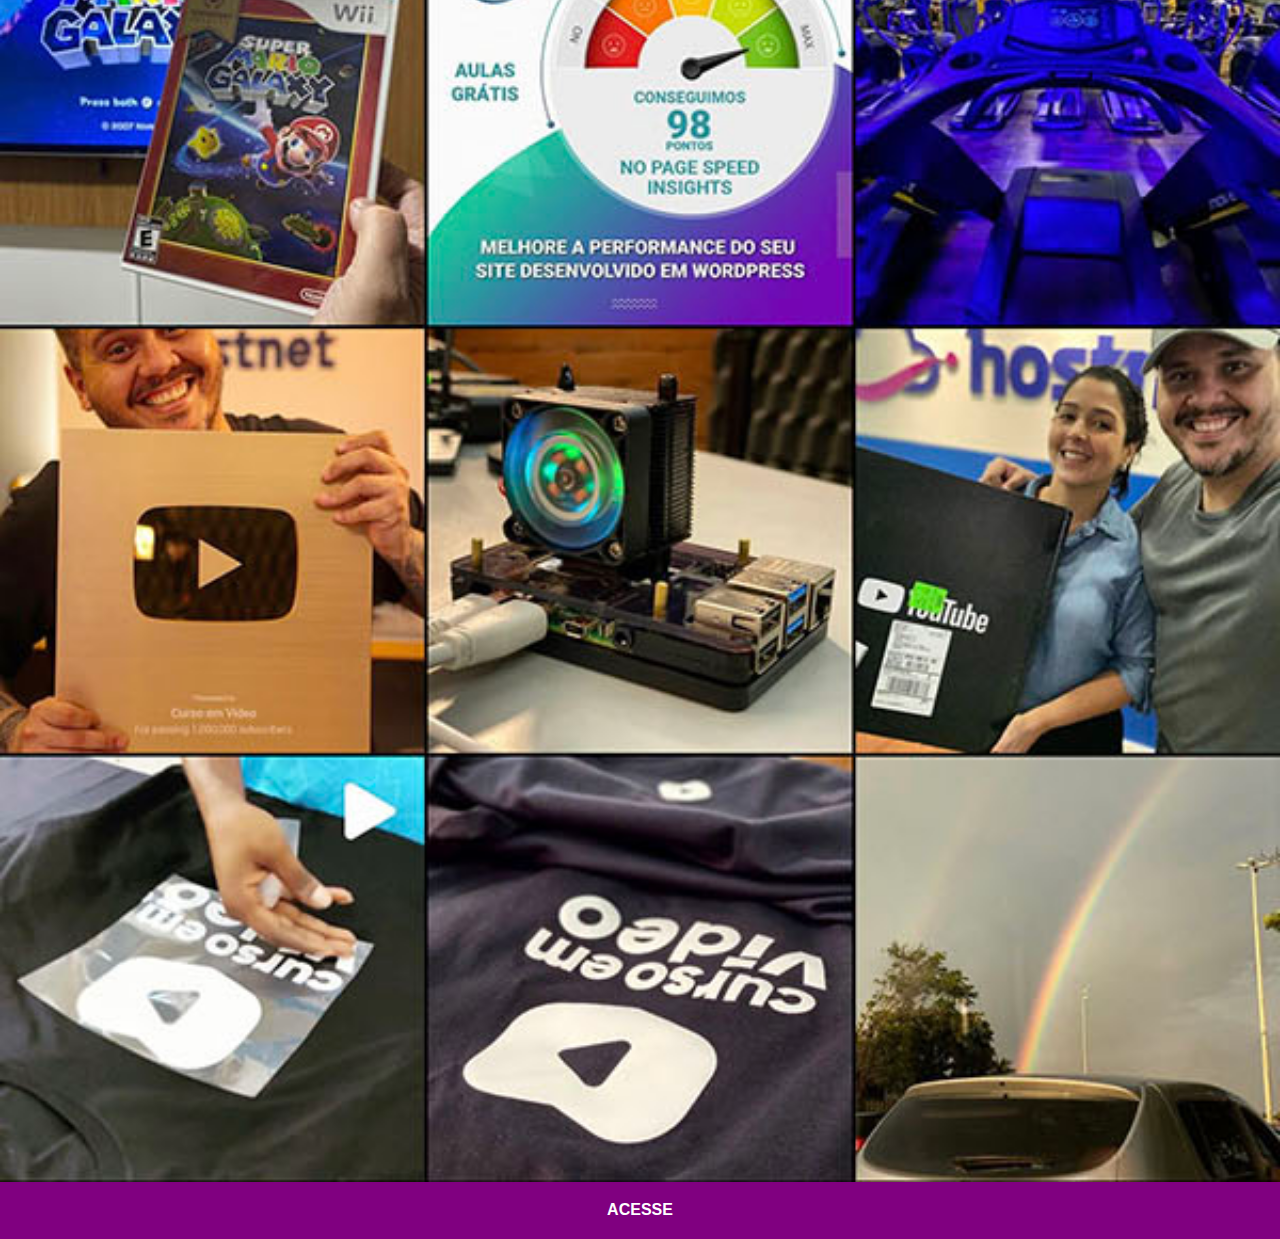
<file: instagram.html>
<!DOCTYPE html>
<html lang="pt-br">
<head>
    <meta charset="UTF-8">
    <meta name="viewport" content="width=device-width, initial-scale=1.0">
    <title>Instagram</title>
    <style>
        *{
            margin: 0px;
            padding: 0px;
            font-family: Arial, Helvetica, sans-serif;
        }

        ::-webkit-scrollbar{
            width: 0px;
            height: 0px;
        }

        img{
            width: 100vw;
            margin: 0px 0px -5px 0px;
        }

        a{
            display: block;
            background-color: purple;
            color: white;
            padding: 20px;
            text-align: center;
            font-weight: bolder;
            text-decoration: none;
        }

        a:hover{
            background-color: rgb(160, 0, 160);
        }
    </style>
</head>
<body>
    <img src="imagens/tela-instagram.jpg" alt="Instagram">
    <a href="https://www.instagram.com/gustavoguanabara/?hl=pt" target="_blank">ACESSE</a>
</body>
</html>
</file>
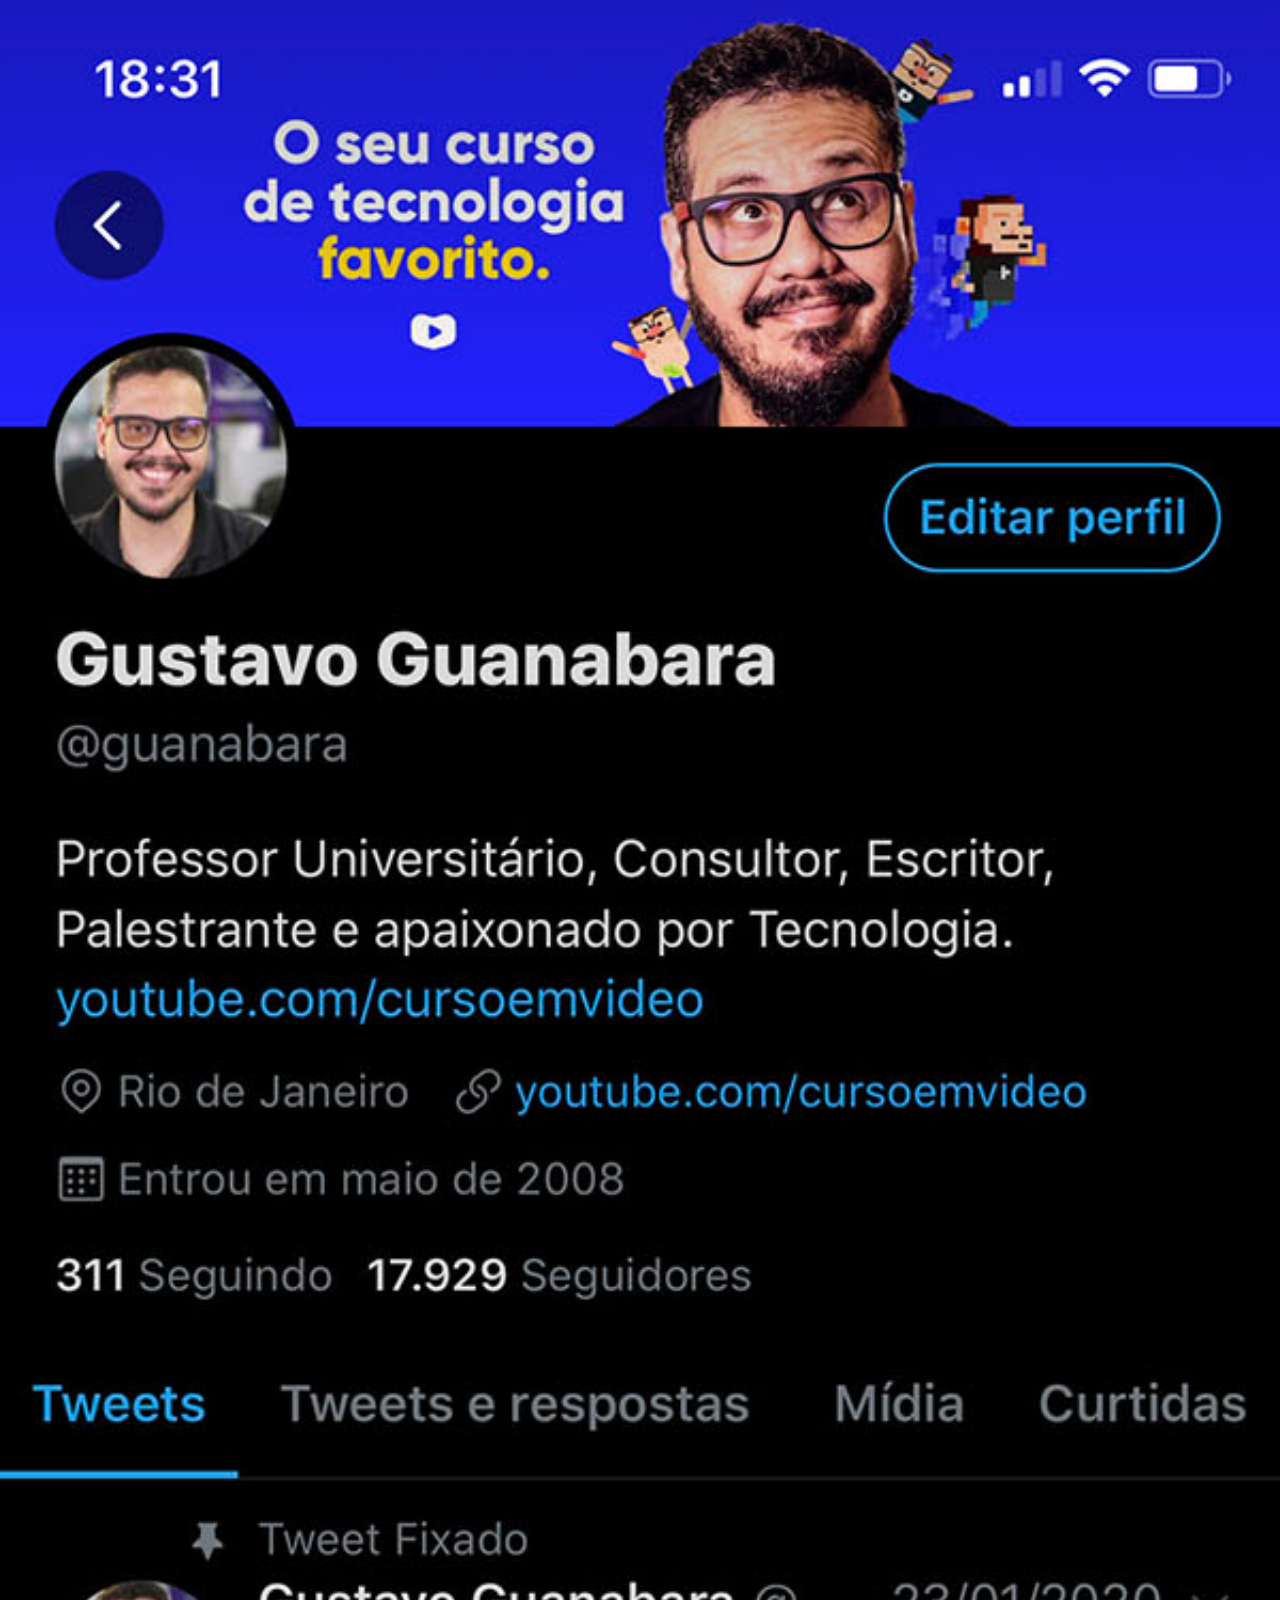
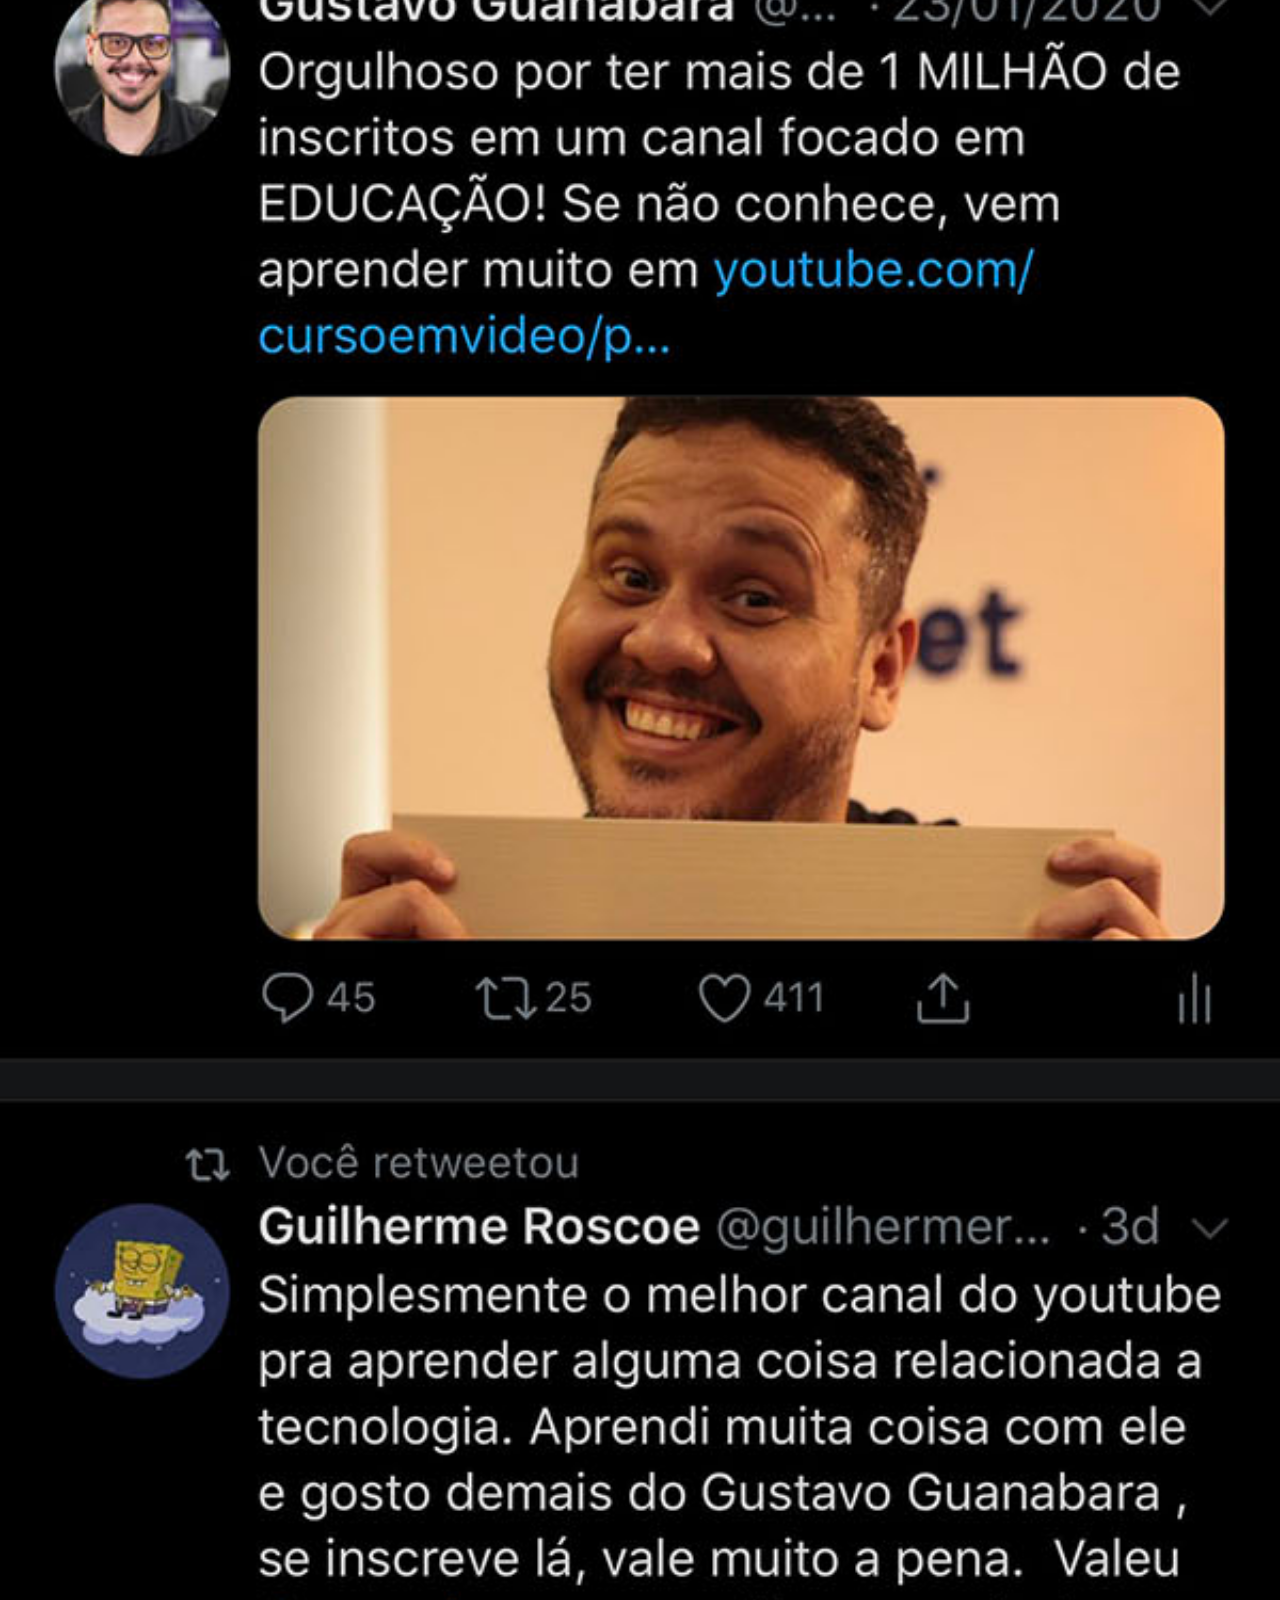
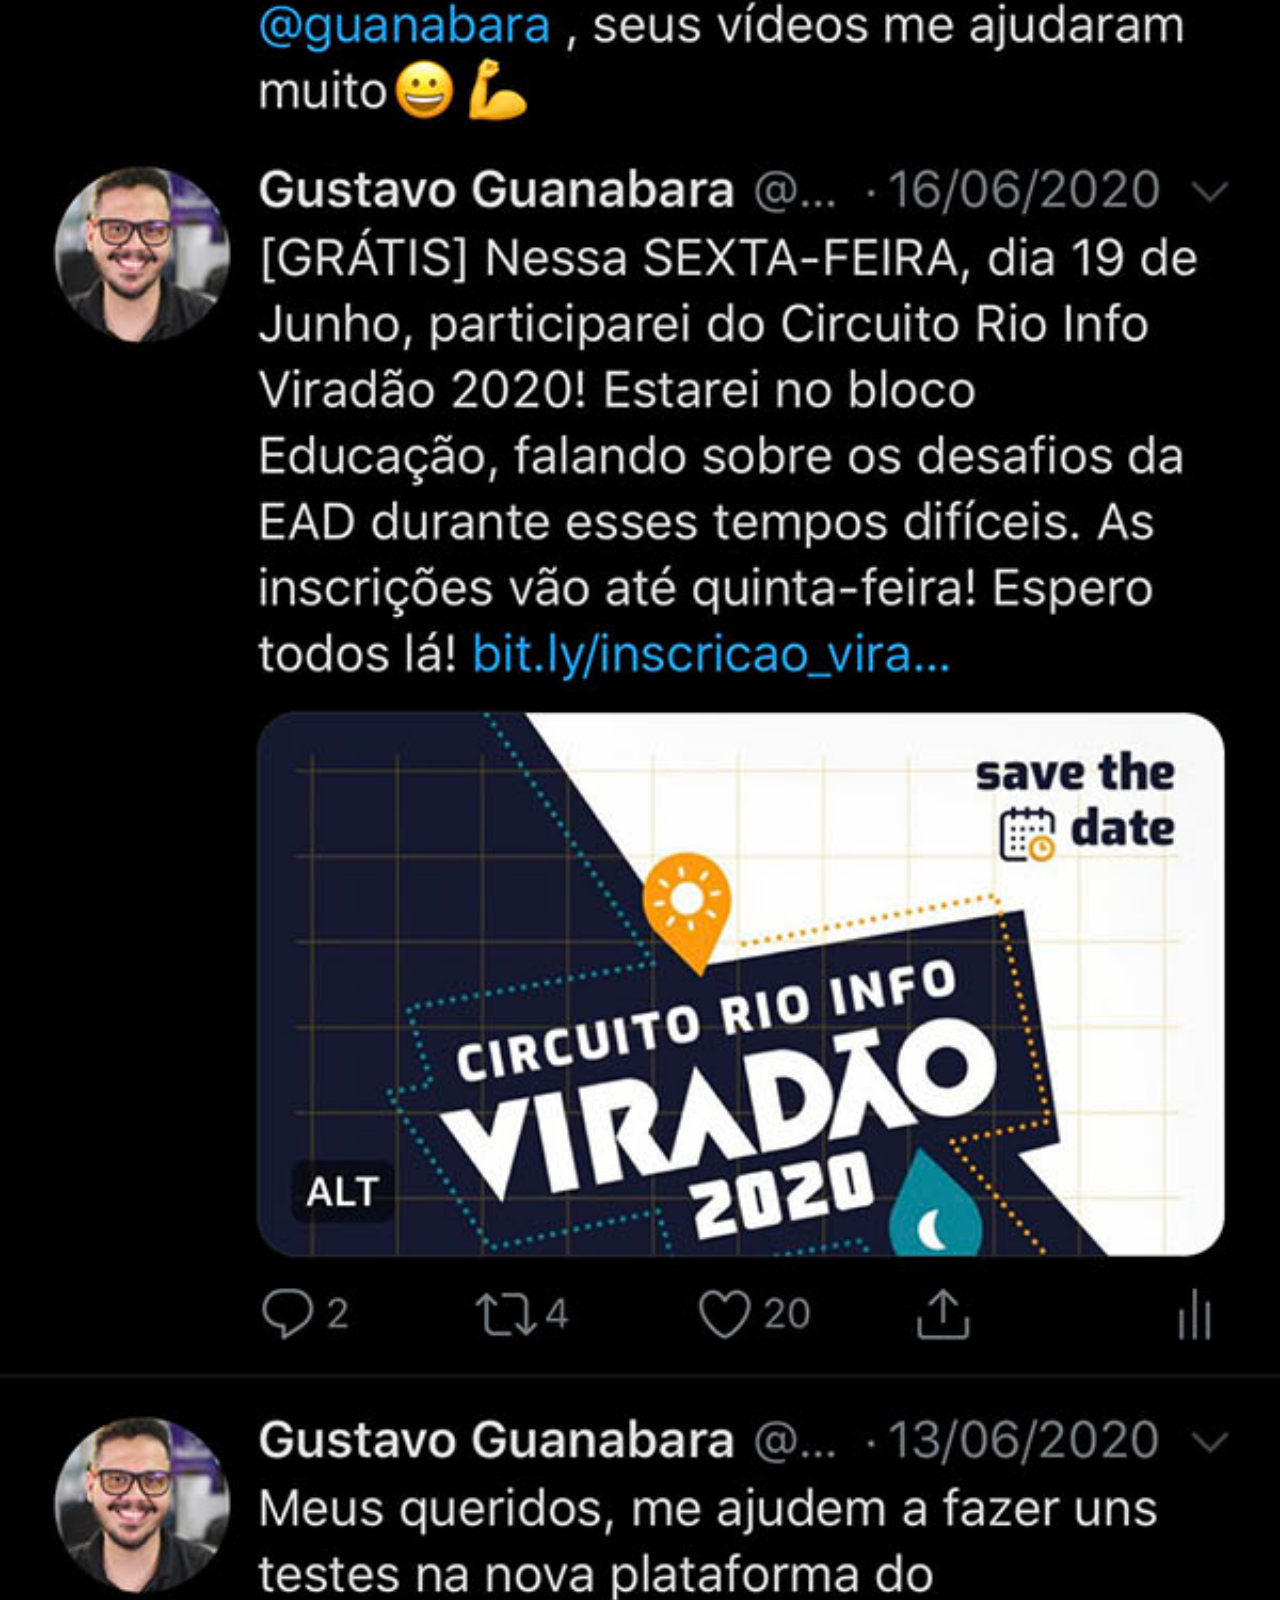
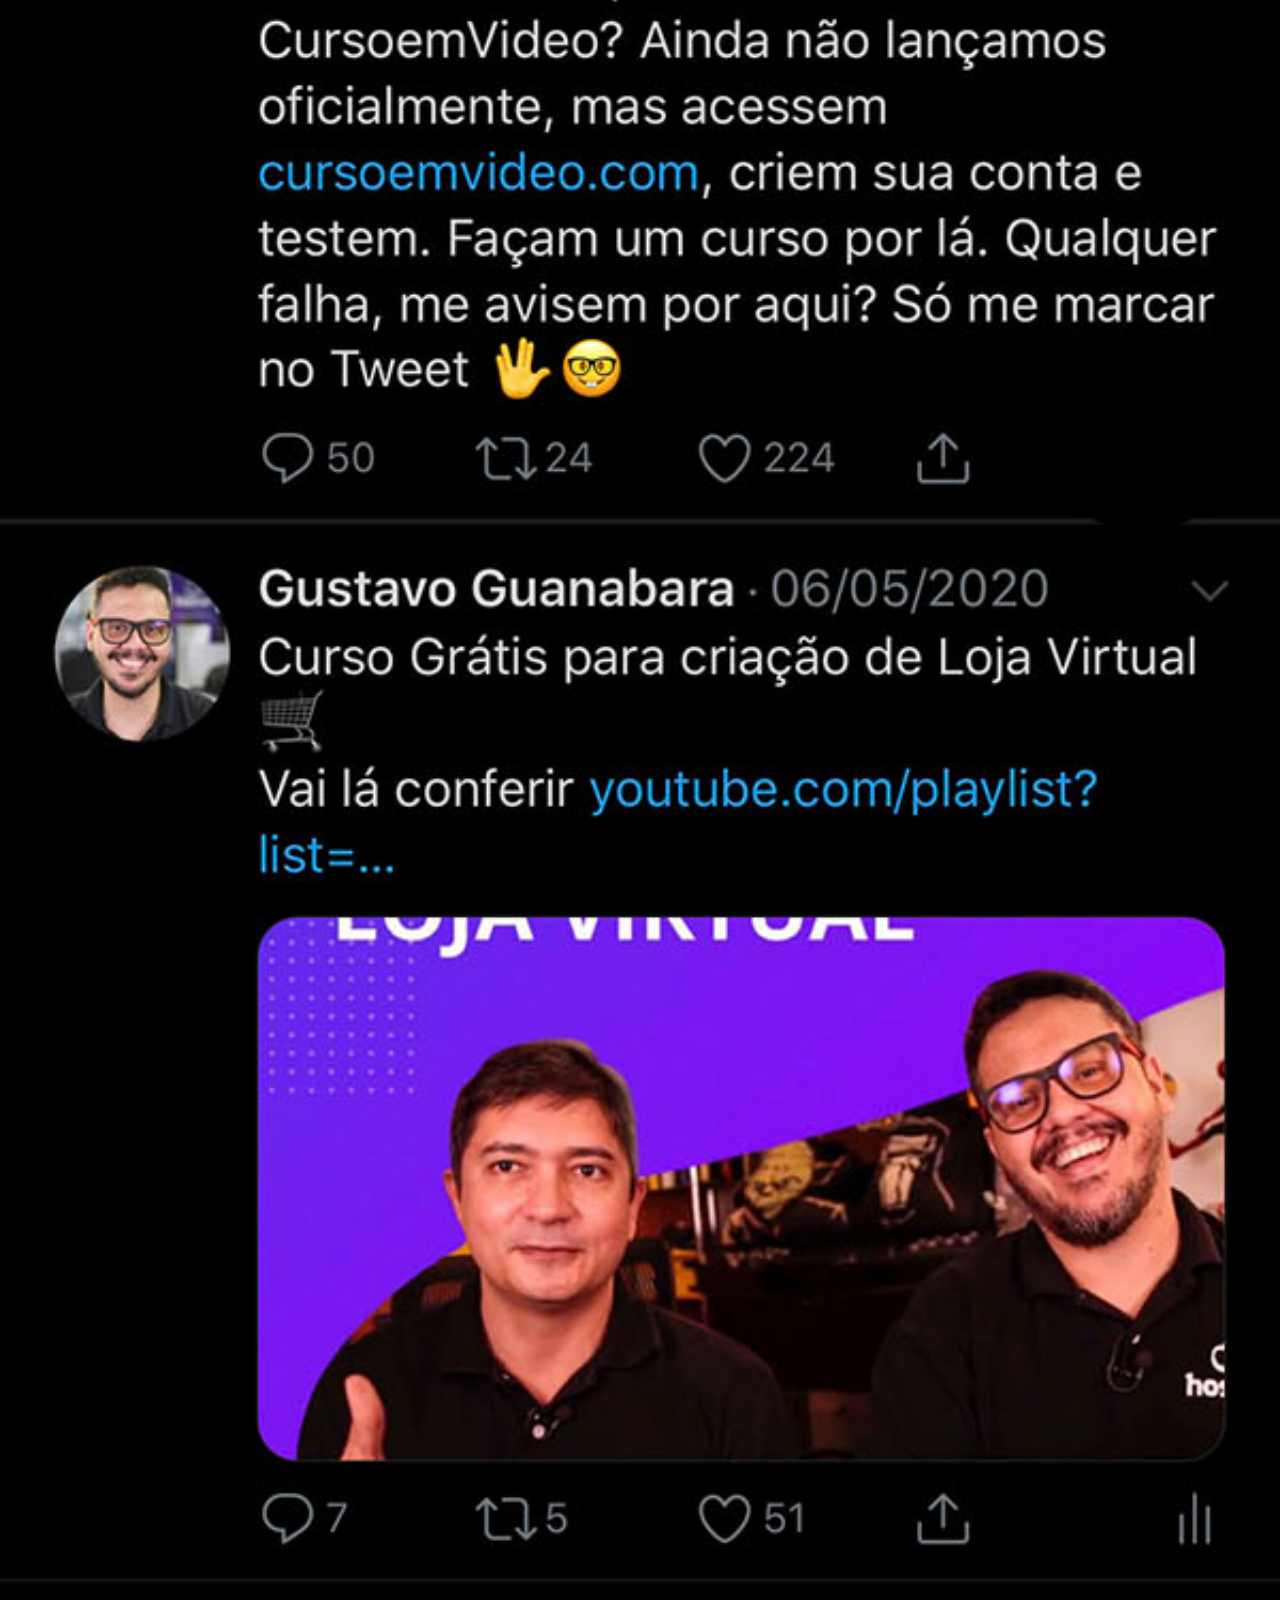
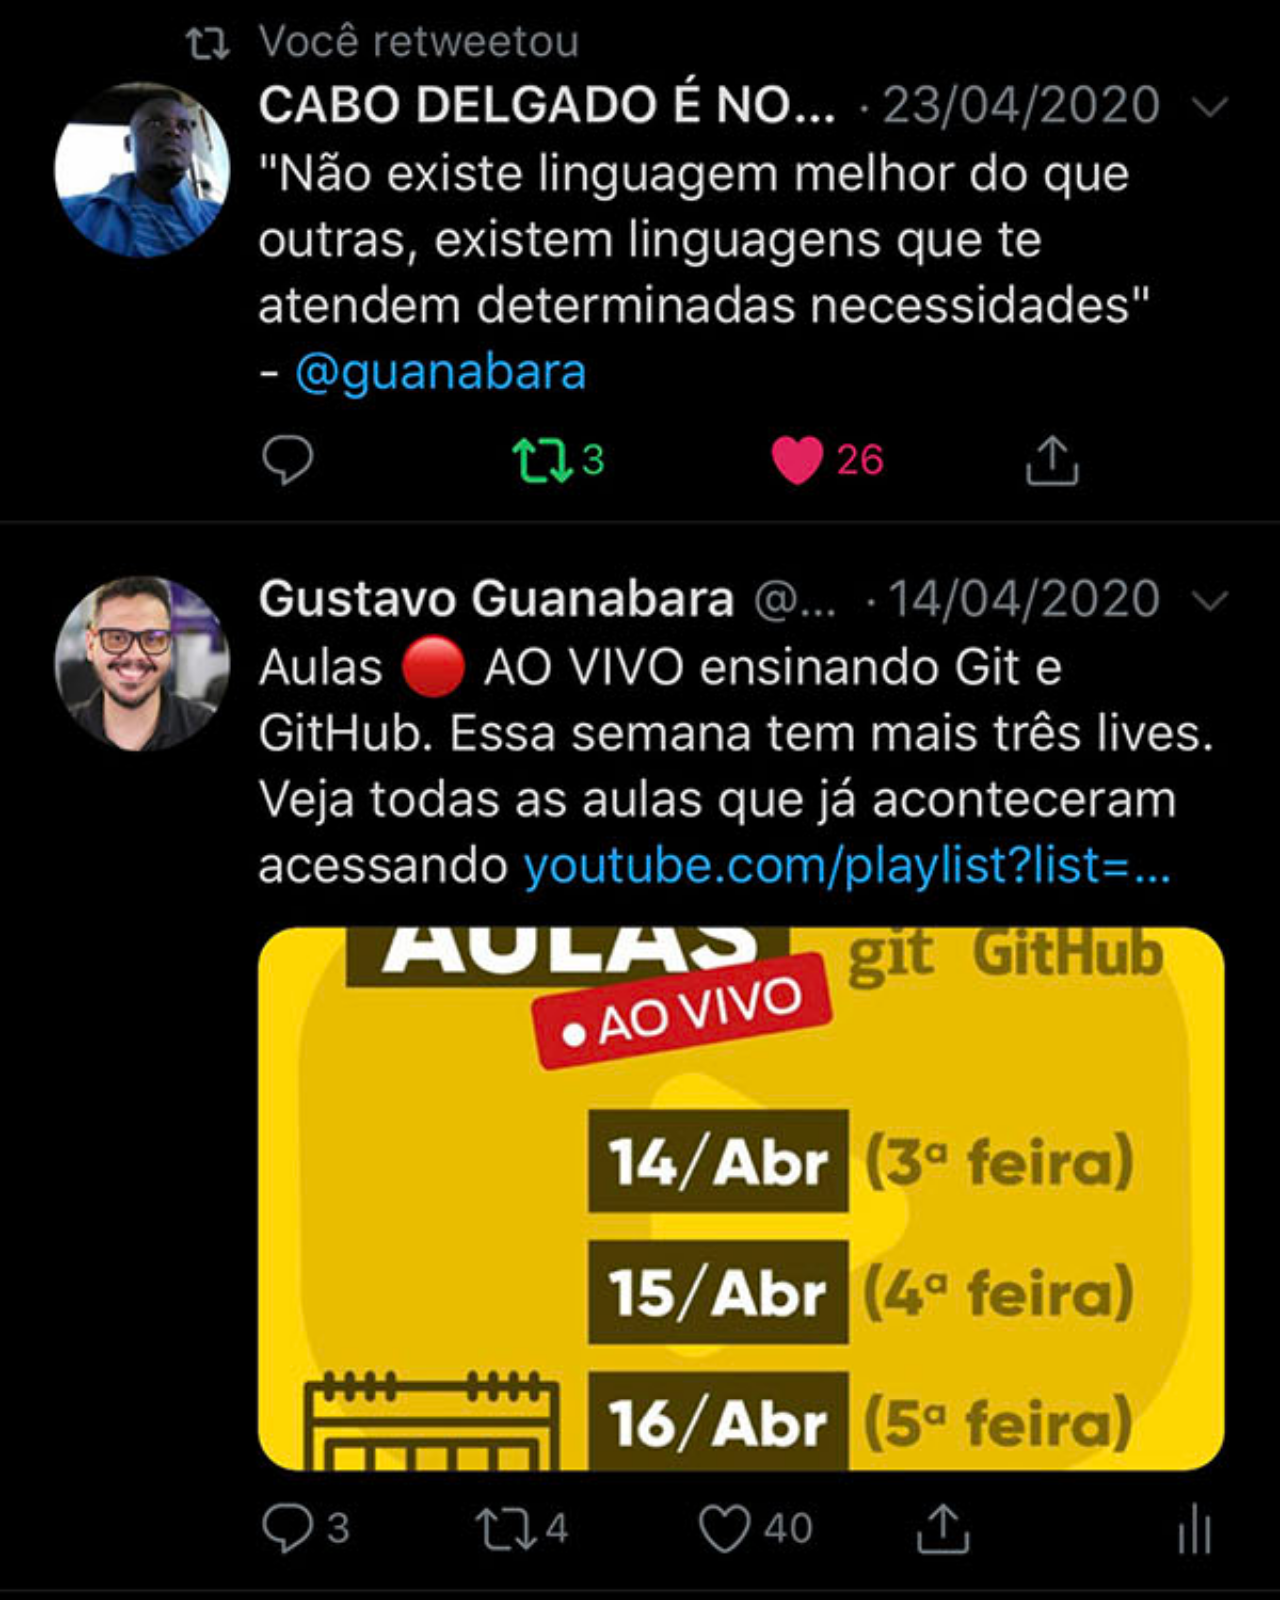
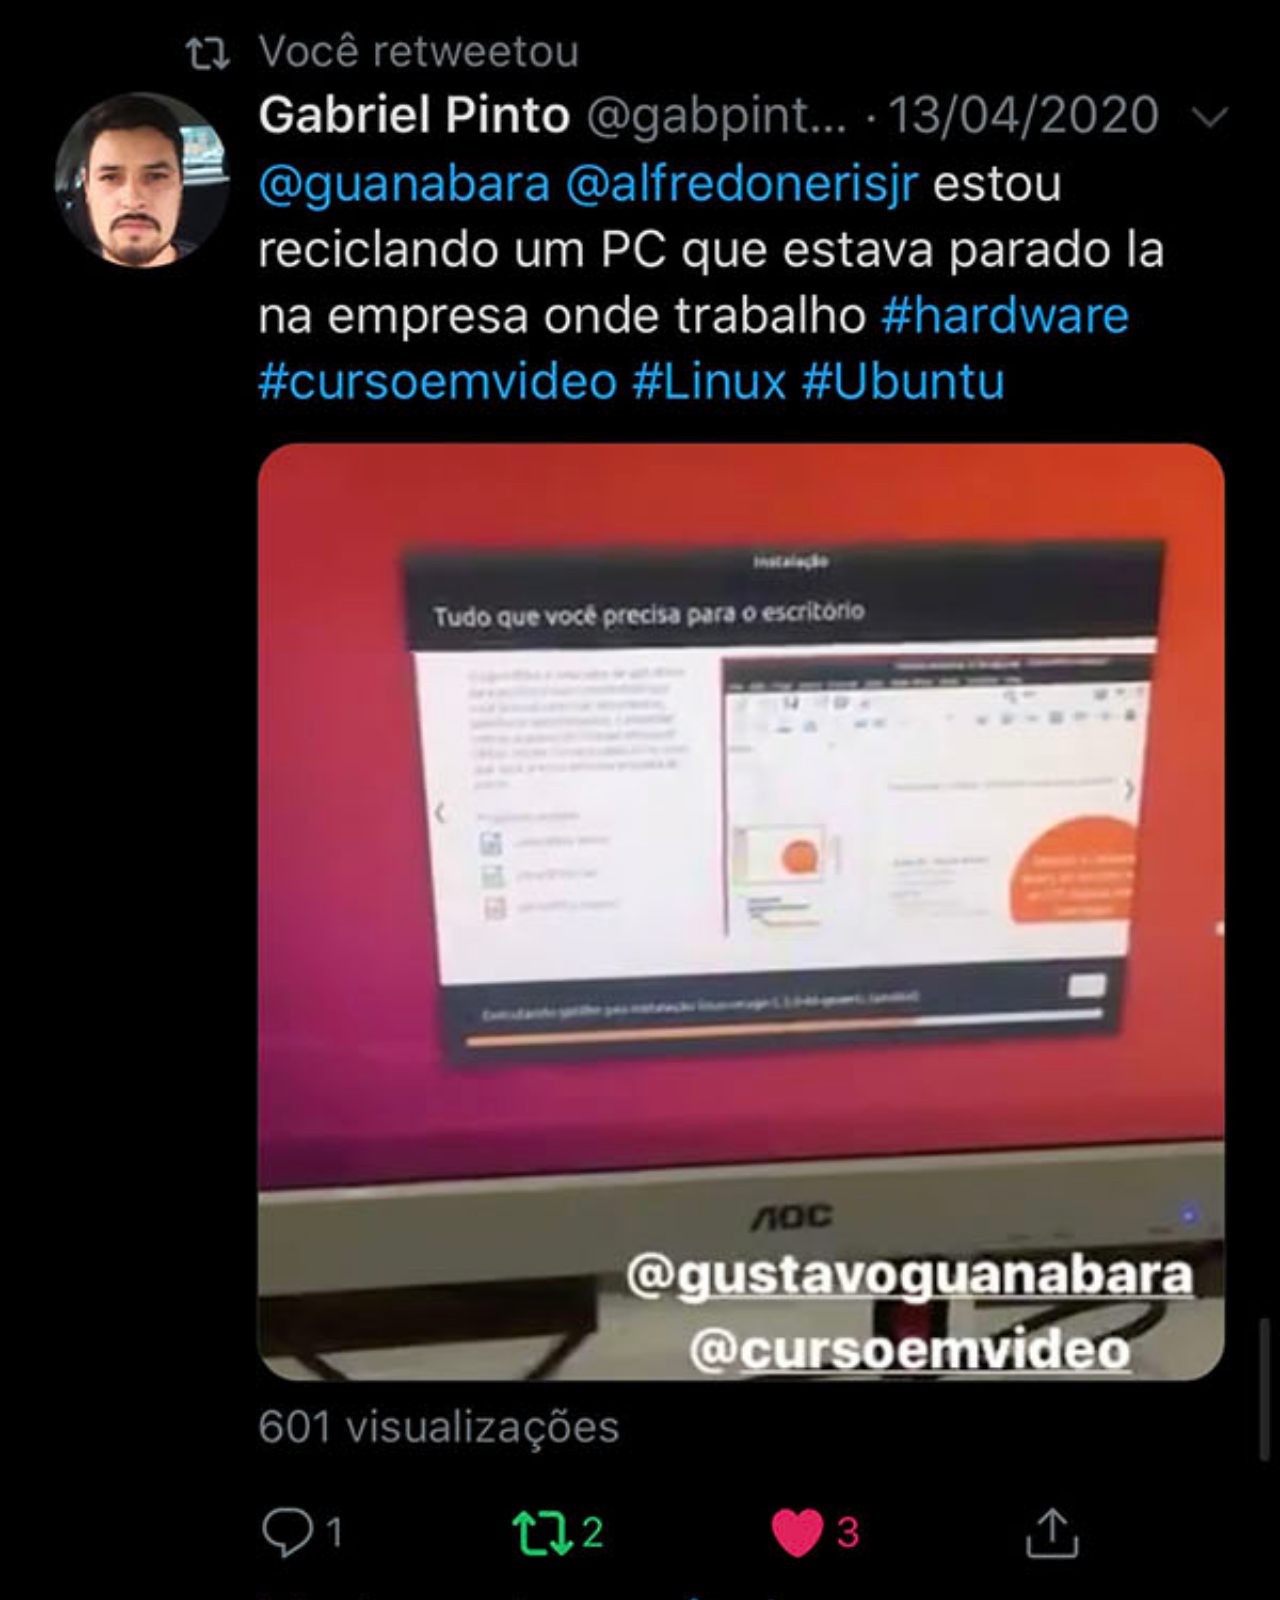
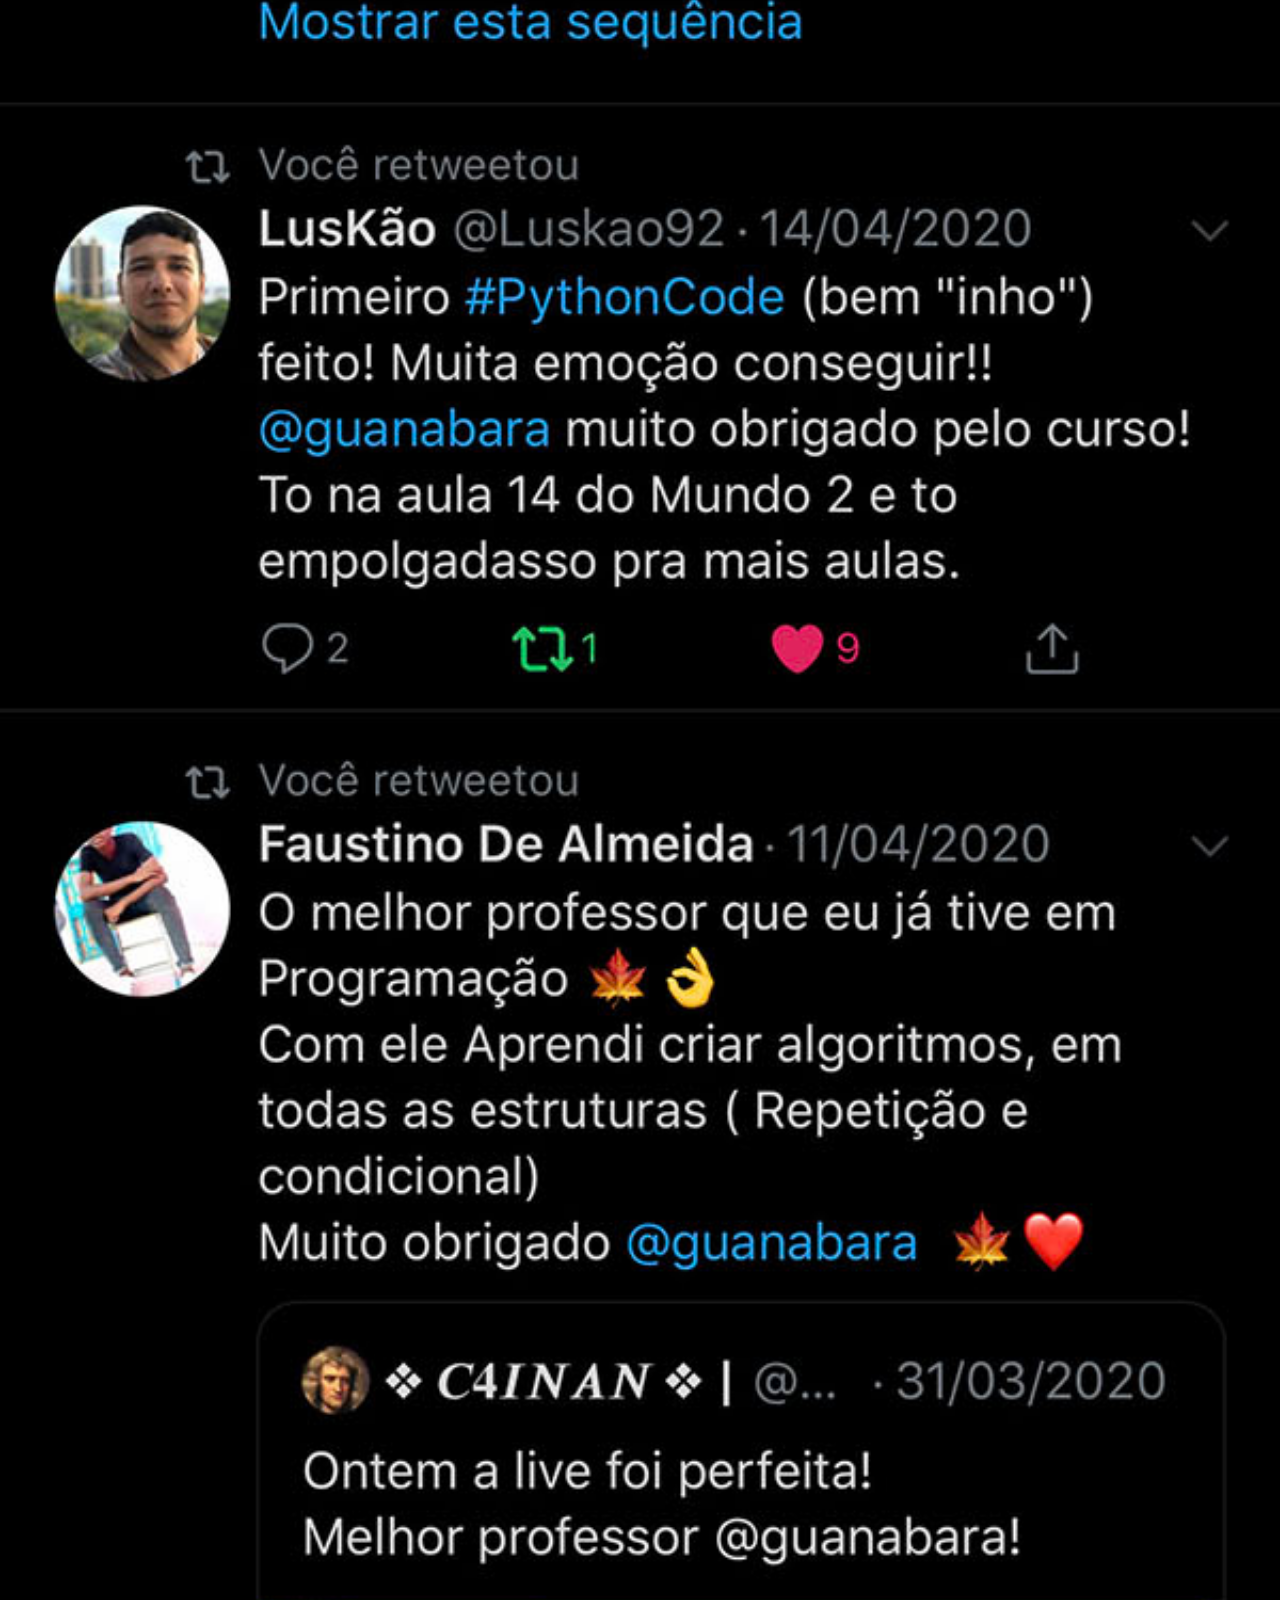
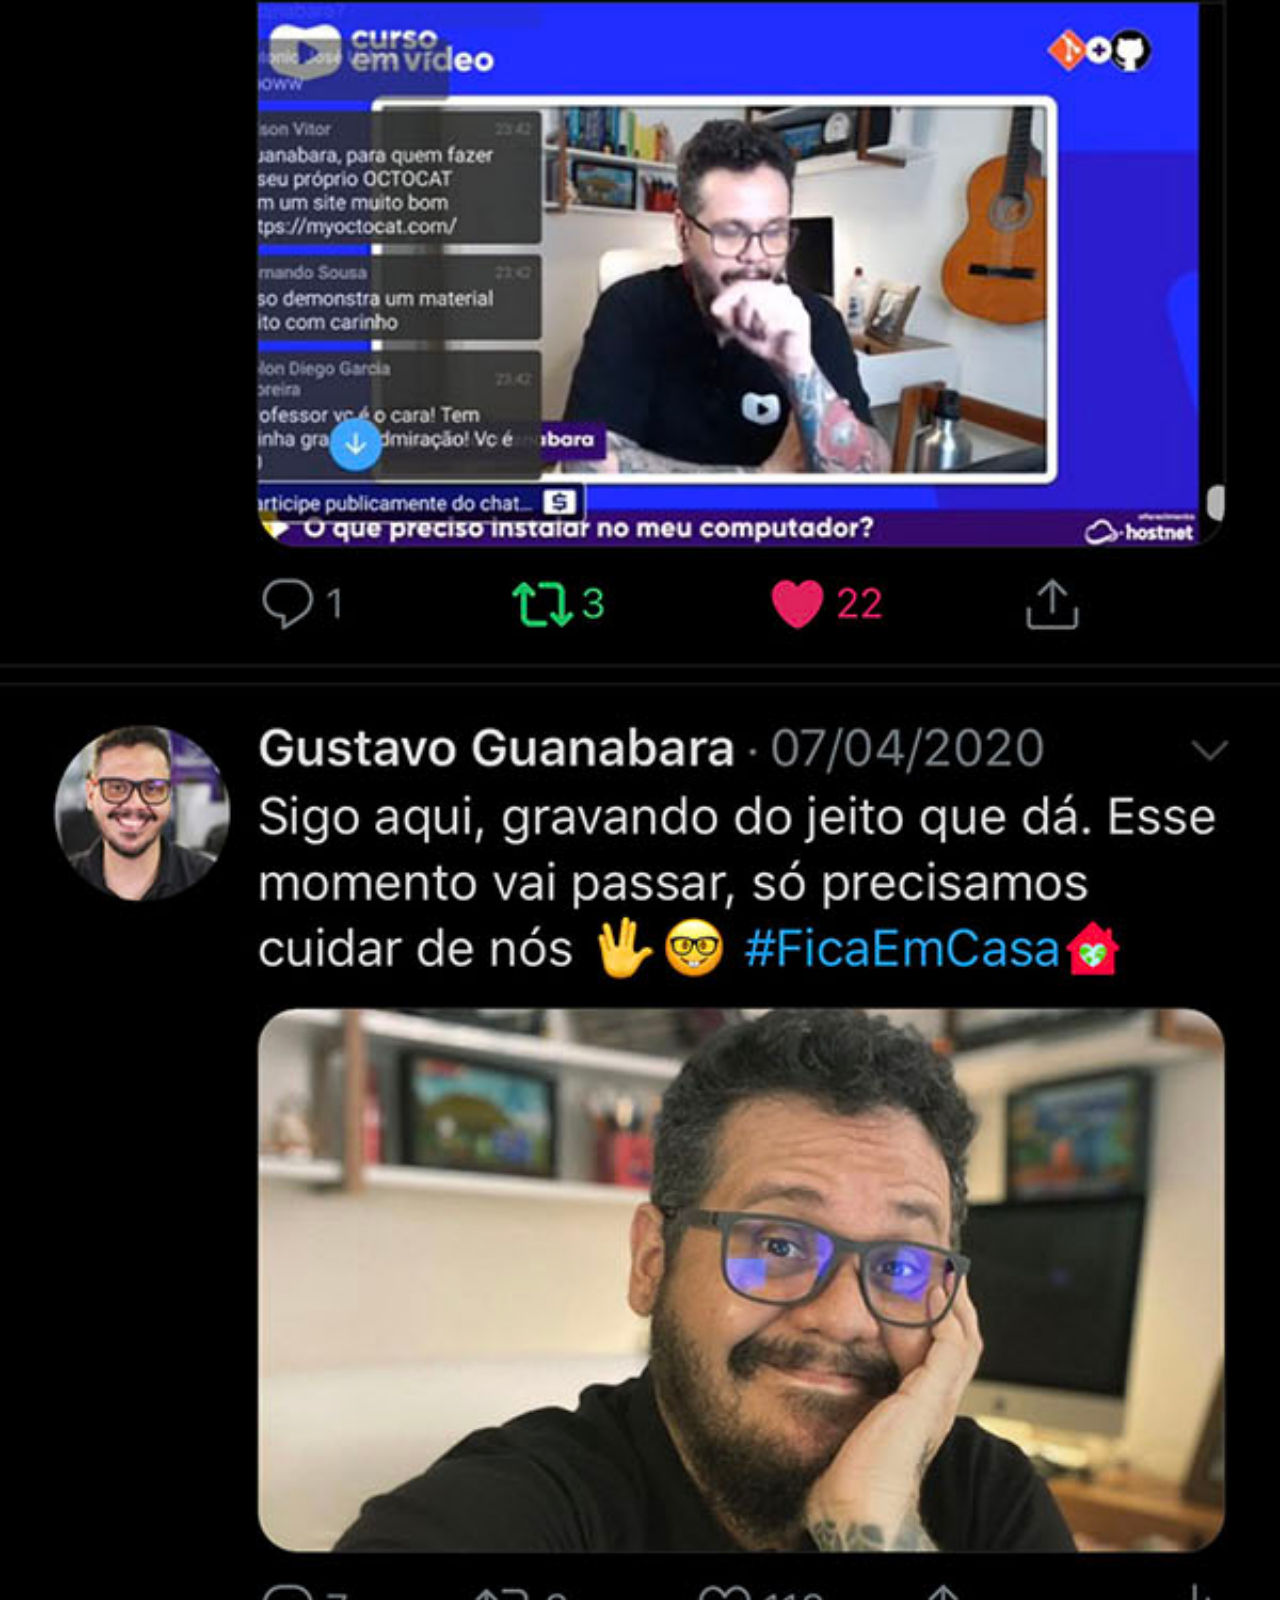
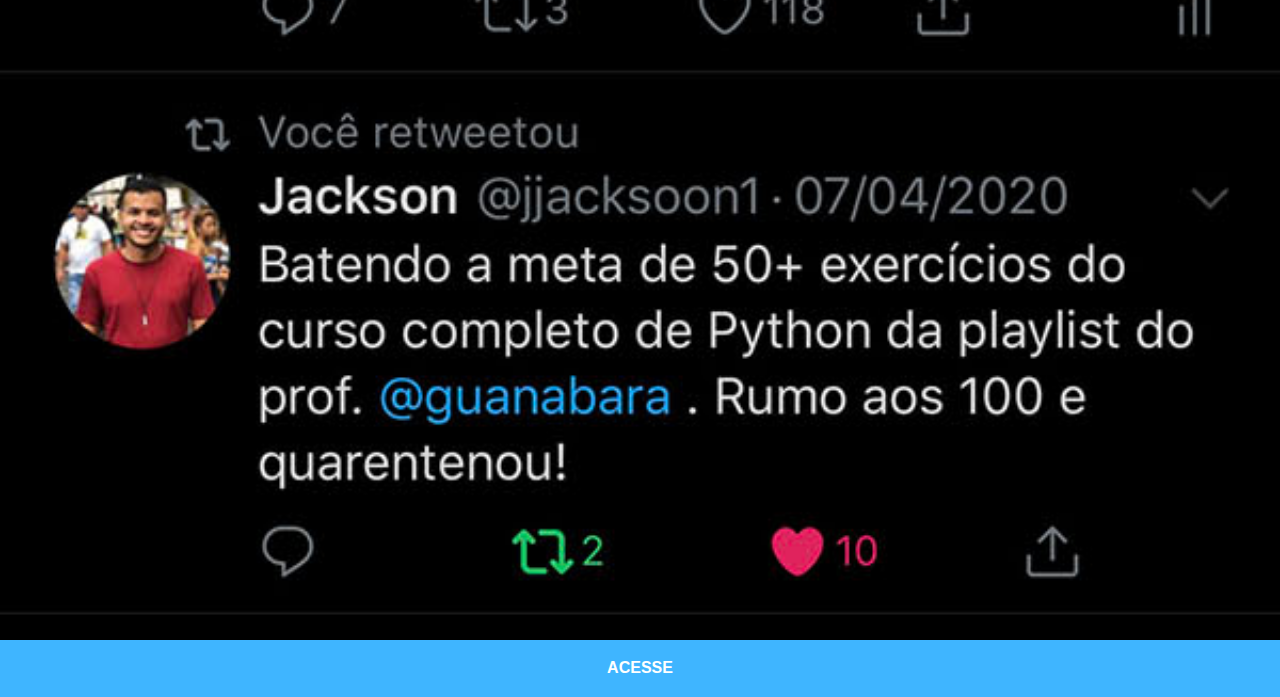
<file: twitter.html>
<!DOCTYPE html>
<html lang="pt-br">
<head>
    <meta charset="UTF-8">
    <meta name="viewport" content="width=device-width, initial-scale=1.0">
    <title>Twitter</title>
    <style>
        *{
            margin: 0px;
            padding: 0px;
            font-family: Arial, Helvetica, sans-serif;
        }

        ::-webkit-scrollbar{
            width: 0px;
            height: 0px;
        }

        img{
            width: 100vw;
            margin: 0px 0px -5px 0px;
        }

        a{
            display: block;
            background-color: rgb(63, 181, 255);
            color: white;
            padding: 20px;
            text-align: center;
            font-weight: bolder;
            text-decoration: none;
        }

        a:hover{
            background-color: rgb(82, 189, 255);
        }
    </style>
</head>
<body>
    <img src="imagens/tela-twitter.jpg" alt="Twitter">
    <a href="https://twitter.com/guanabara" target="_blank">ACESSE</a>
</body>
</html>
</file>
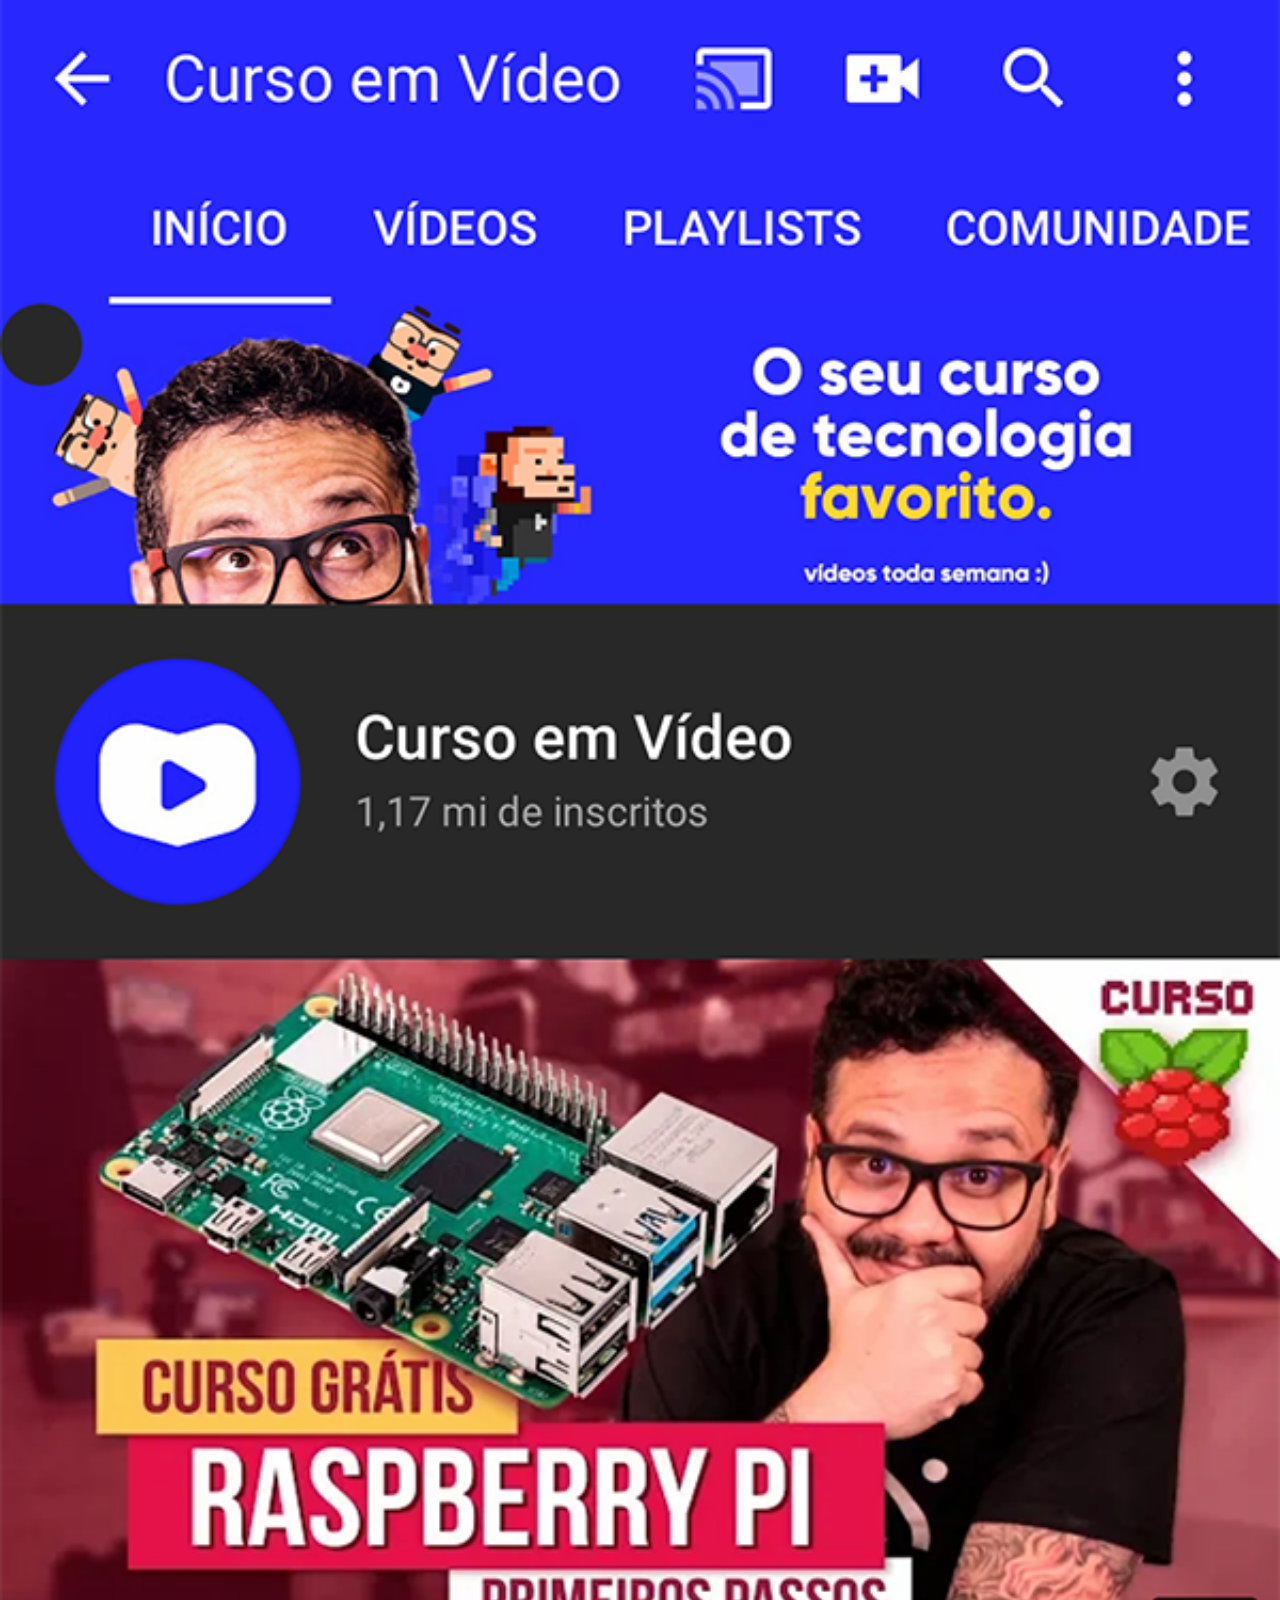
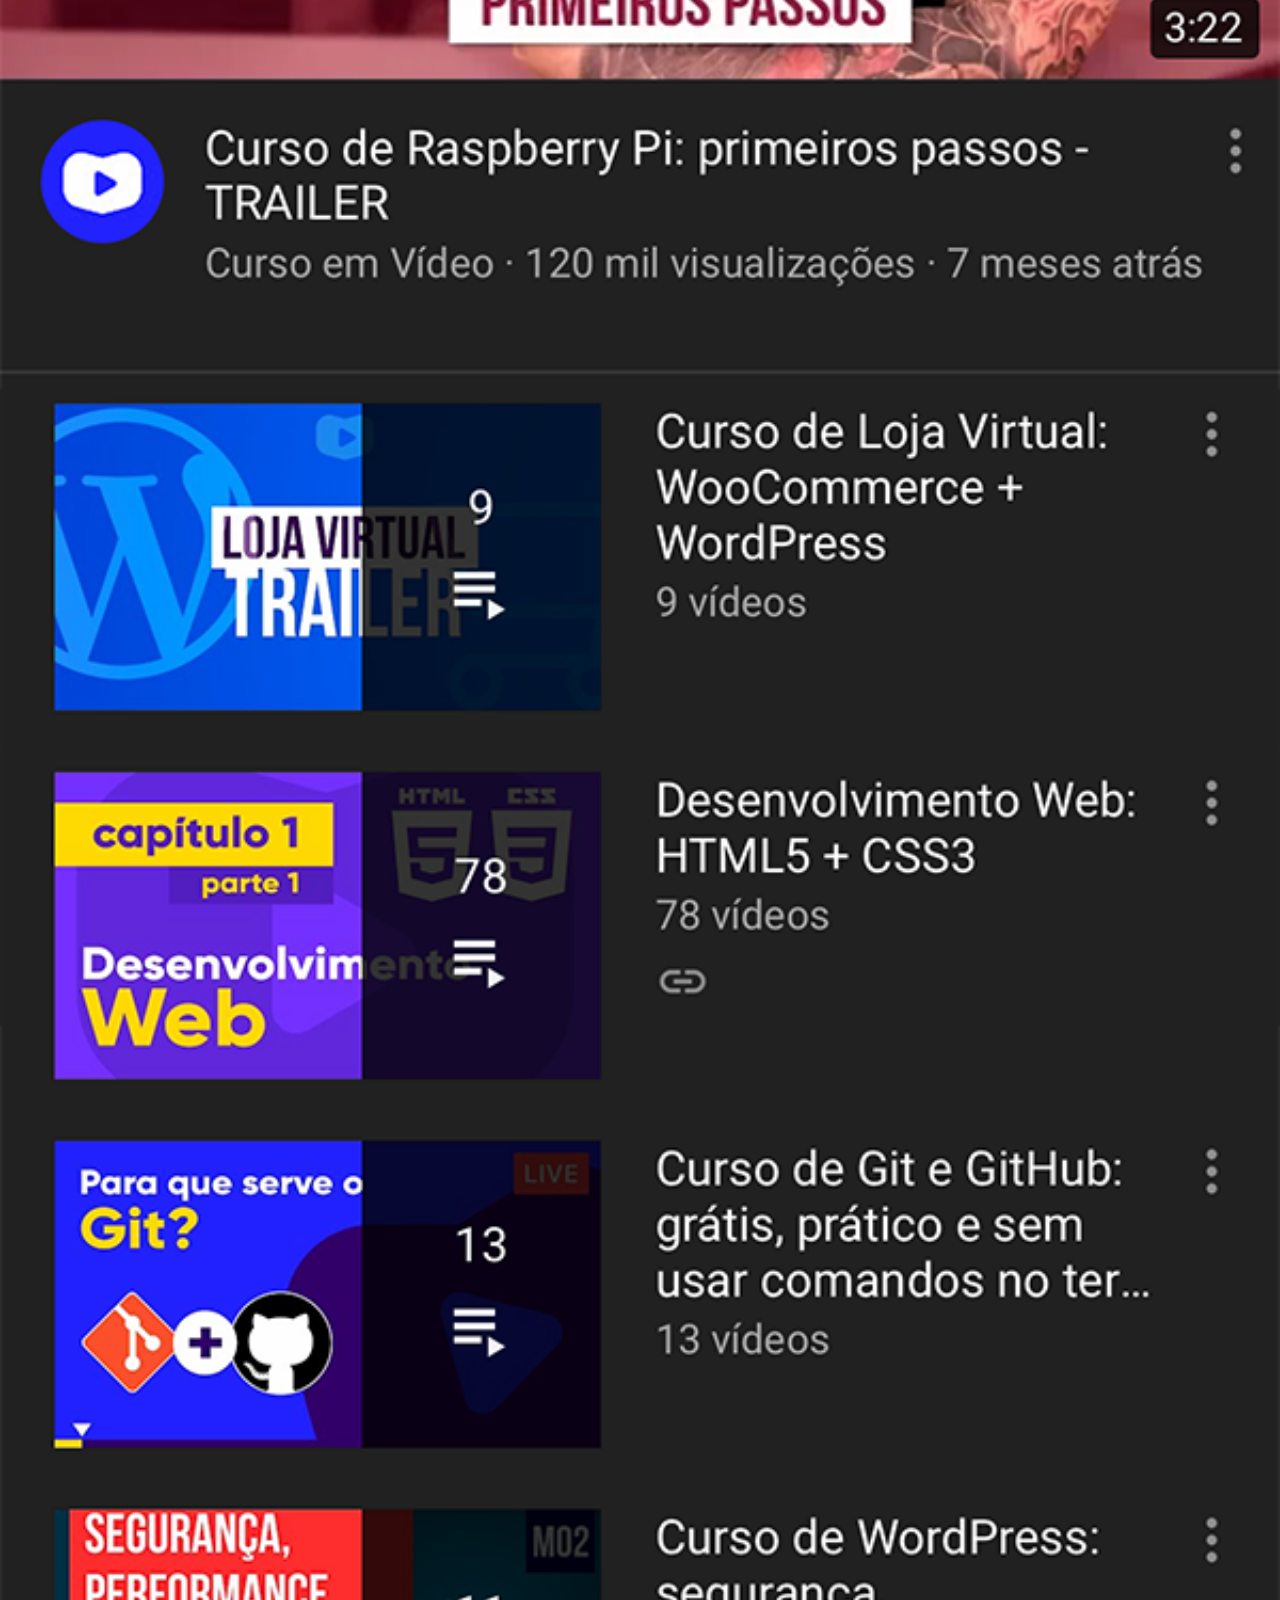
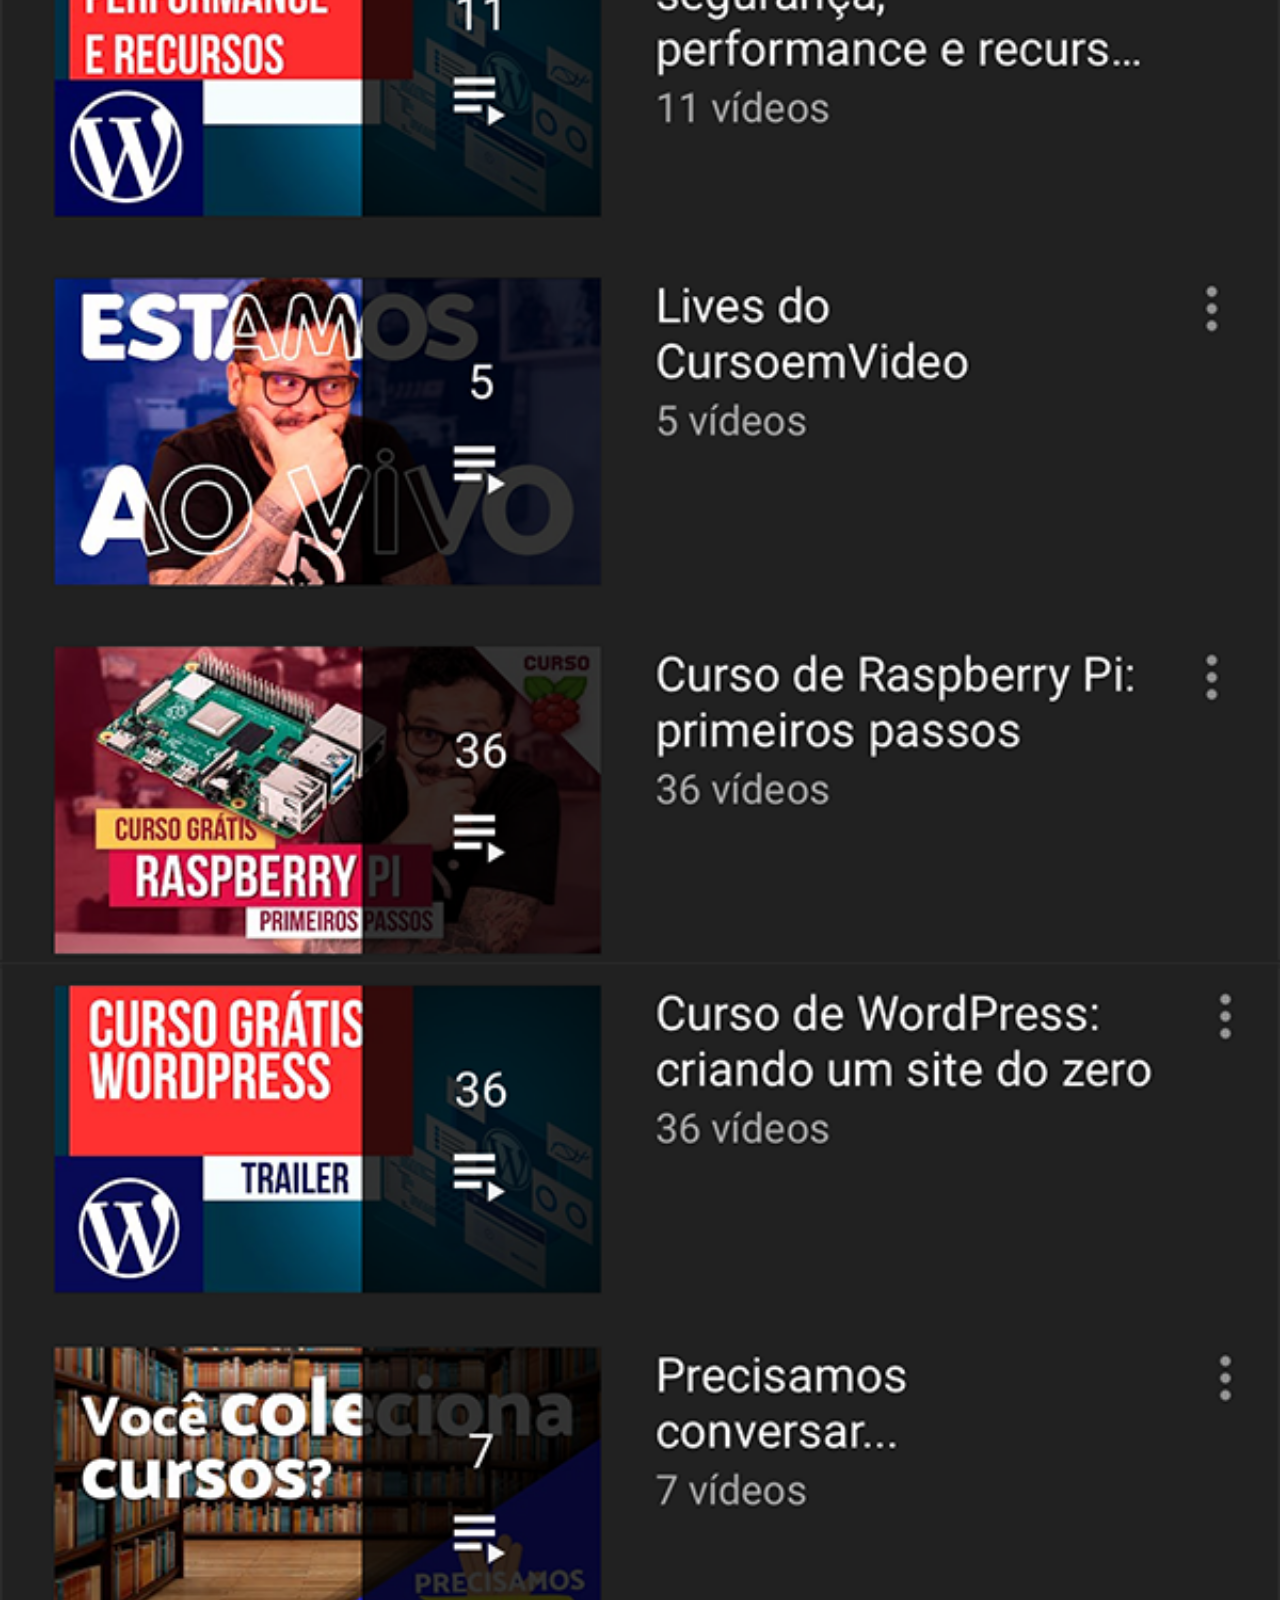
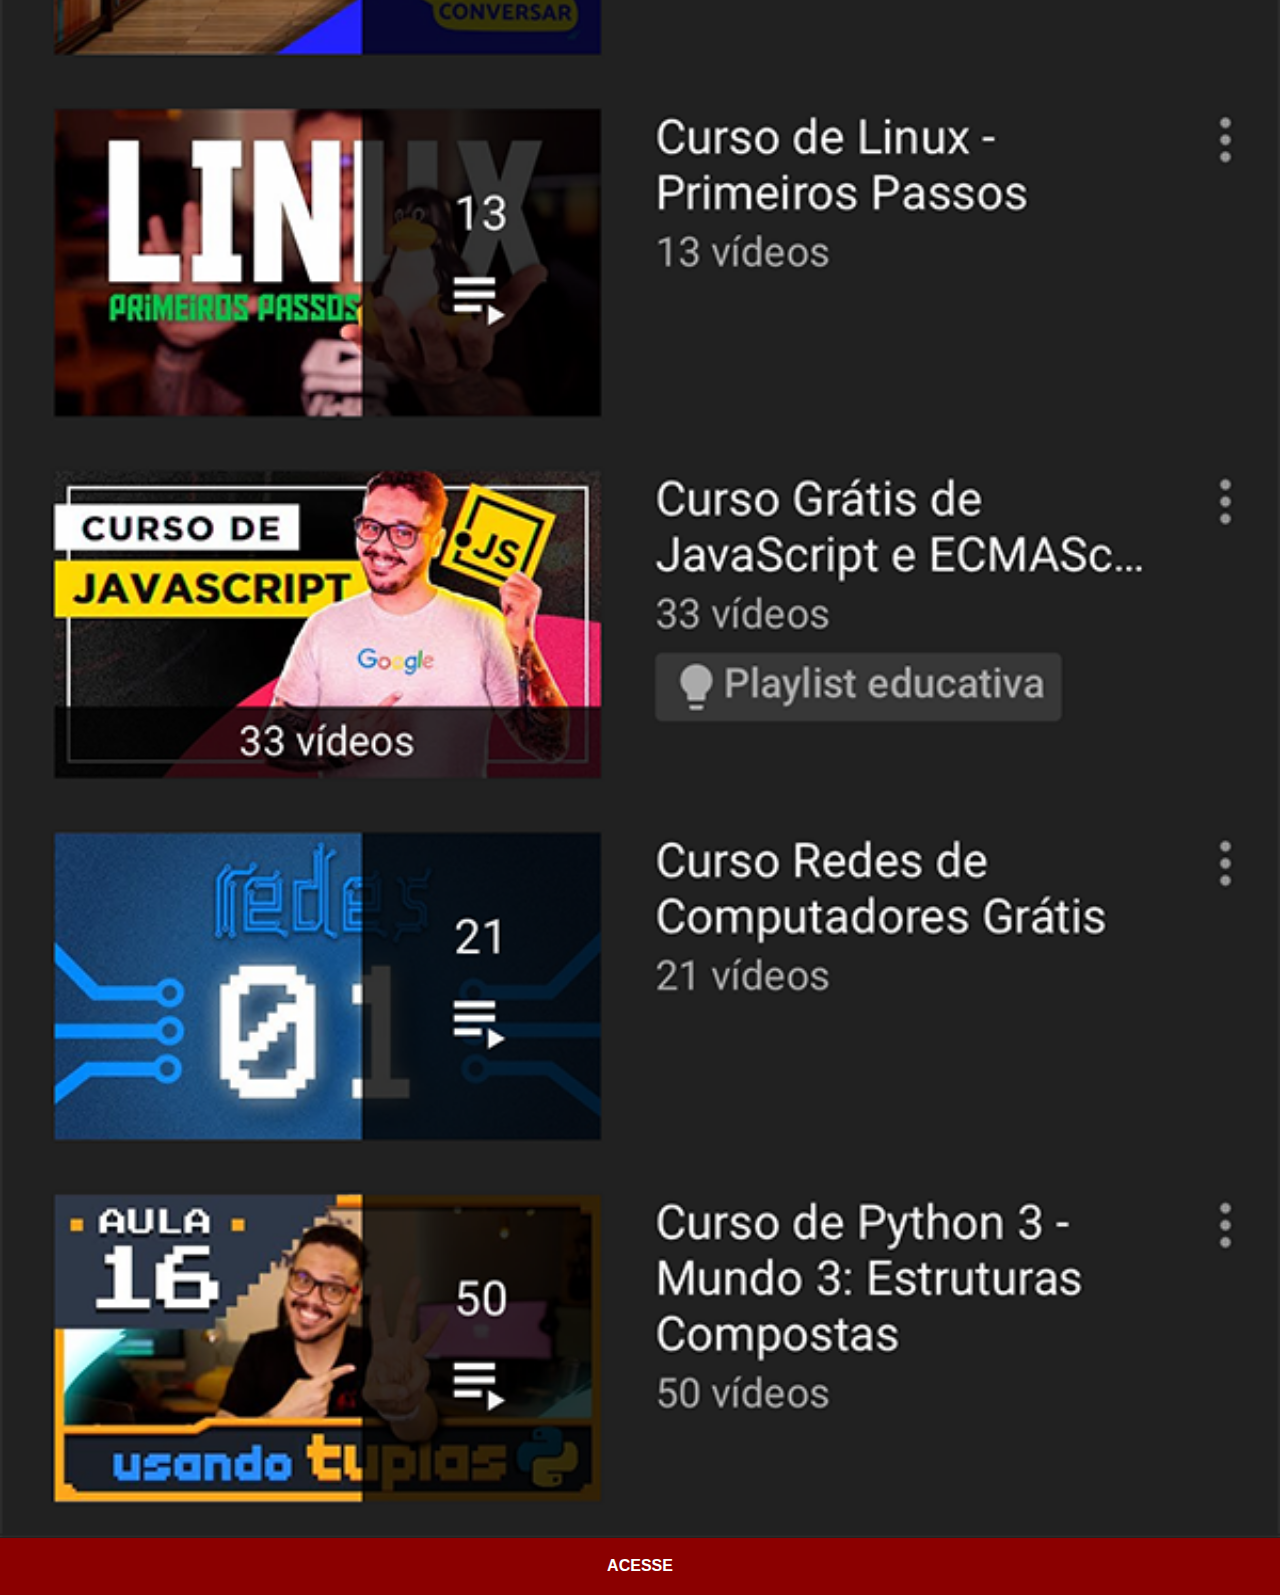
<file: youtube.html>
<!DOCTYPE html>
<html lang="pt-br">
<head>
    <meta charset="UTF-8">
    <meta name="viewport" content="width=device-width, initial-scale=1.0">
    <style>
        *{
            margin: 0px;
            padding: 0px;
            font-family: Arial, Helvetica, sans-serif;
        }

        ::-webkit-scrollbar{
            width: 0px;
            height: 0px;
        }

        img{
            width: 100vw;
            margin: 0px 0px -5px 0px;
        }

        a{
            display: block;
            background-color: darkred;
            color: white;
            padding: 20px;
            text-align: center;
            font-weight: bolder;
            text-decoration: none;
        }

        a:hover{
            background-color: red;
        }
    </style>
    <title>YouTube</title>
</head>
<body>
    <img src="imagens/tela-youtube.png" alt="youtube">
    <a href="https://www.youtube.com/@CursoemVideo/playlists" target="_blank">ACESSE</a>
</body>
</html>
</file>
<file: style.css>
@charset "UTF-8";

* {
  margin: 0px;
  padding: 0px;
  font-family: Arial, Helvetica, sans-serif;
}

html,
body {
  height: 100vh;
  width: 100vw;
  background-color: black;
}

body {
  background: url(imagens/fundo-madeira.jpg) no-repeat top center;
  background-size: cover;
  background-attachment: fixed;
  /*Configuração do fundo*/
}

main {
  position: relative;
  height: 100vh;
  width: 100vw;
}

#smartphone {
  position: absolute;
  top: 50%;
  left: 50%;
  transform: translate(-50%, -50%);
  /*Centralização*/ 

  background: url(imagens/frame-iphone.png) no-repeat;
  height: 627px;
  width: 311px;
}

#tela {
  position: relative;
  top: 79.5px;
  left: 21.5px;
  width: 268px;
  height: 471px;
}

#socialmedia {
  text-align: right;
}

#socialmedia img {
  width: 50px;
  margin: 10px;
  border-radius: 50%;
  box-shadow: 2px 2px 5px rgba(0, 0, 0, 0.5);
}

#socialmedia img:hover {
  box-shadow: 2px 2px 7px rgba(255, 255, 255, 0.5); /*Sombra do hover*/
  transform: translate(-1px, -1px); /*Movimentação do hover*/
  transition: .3s, border 1s; /*Velocidade da transição de movimentação*/
}
</file>
